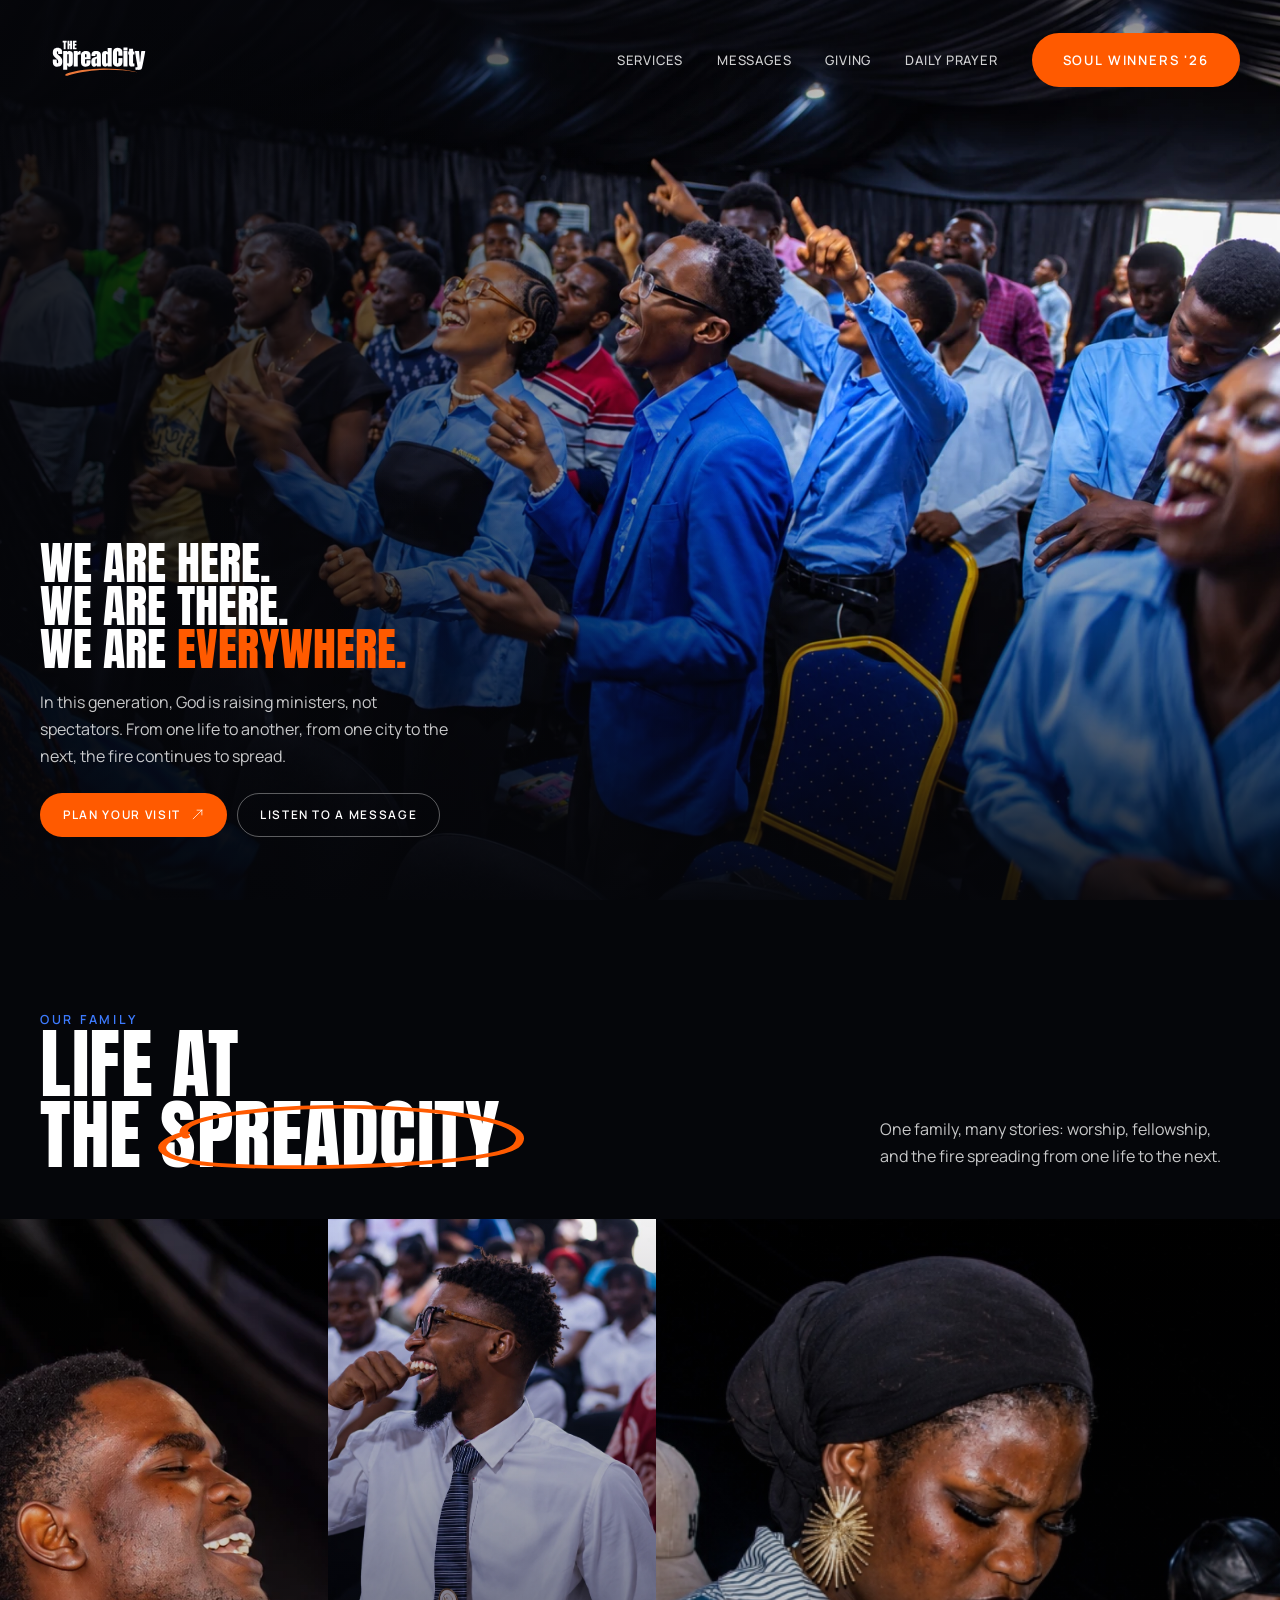
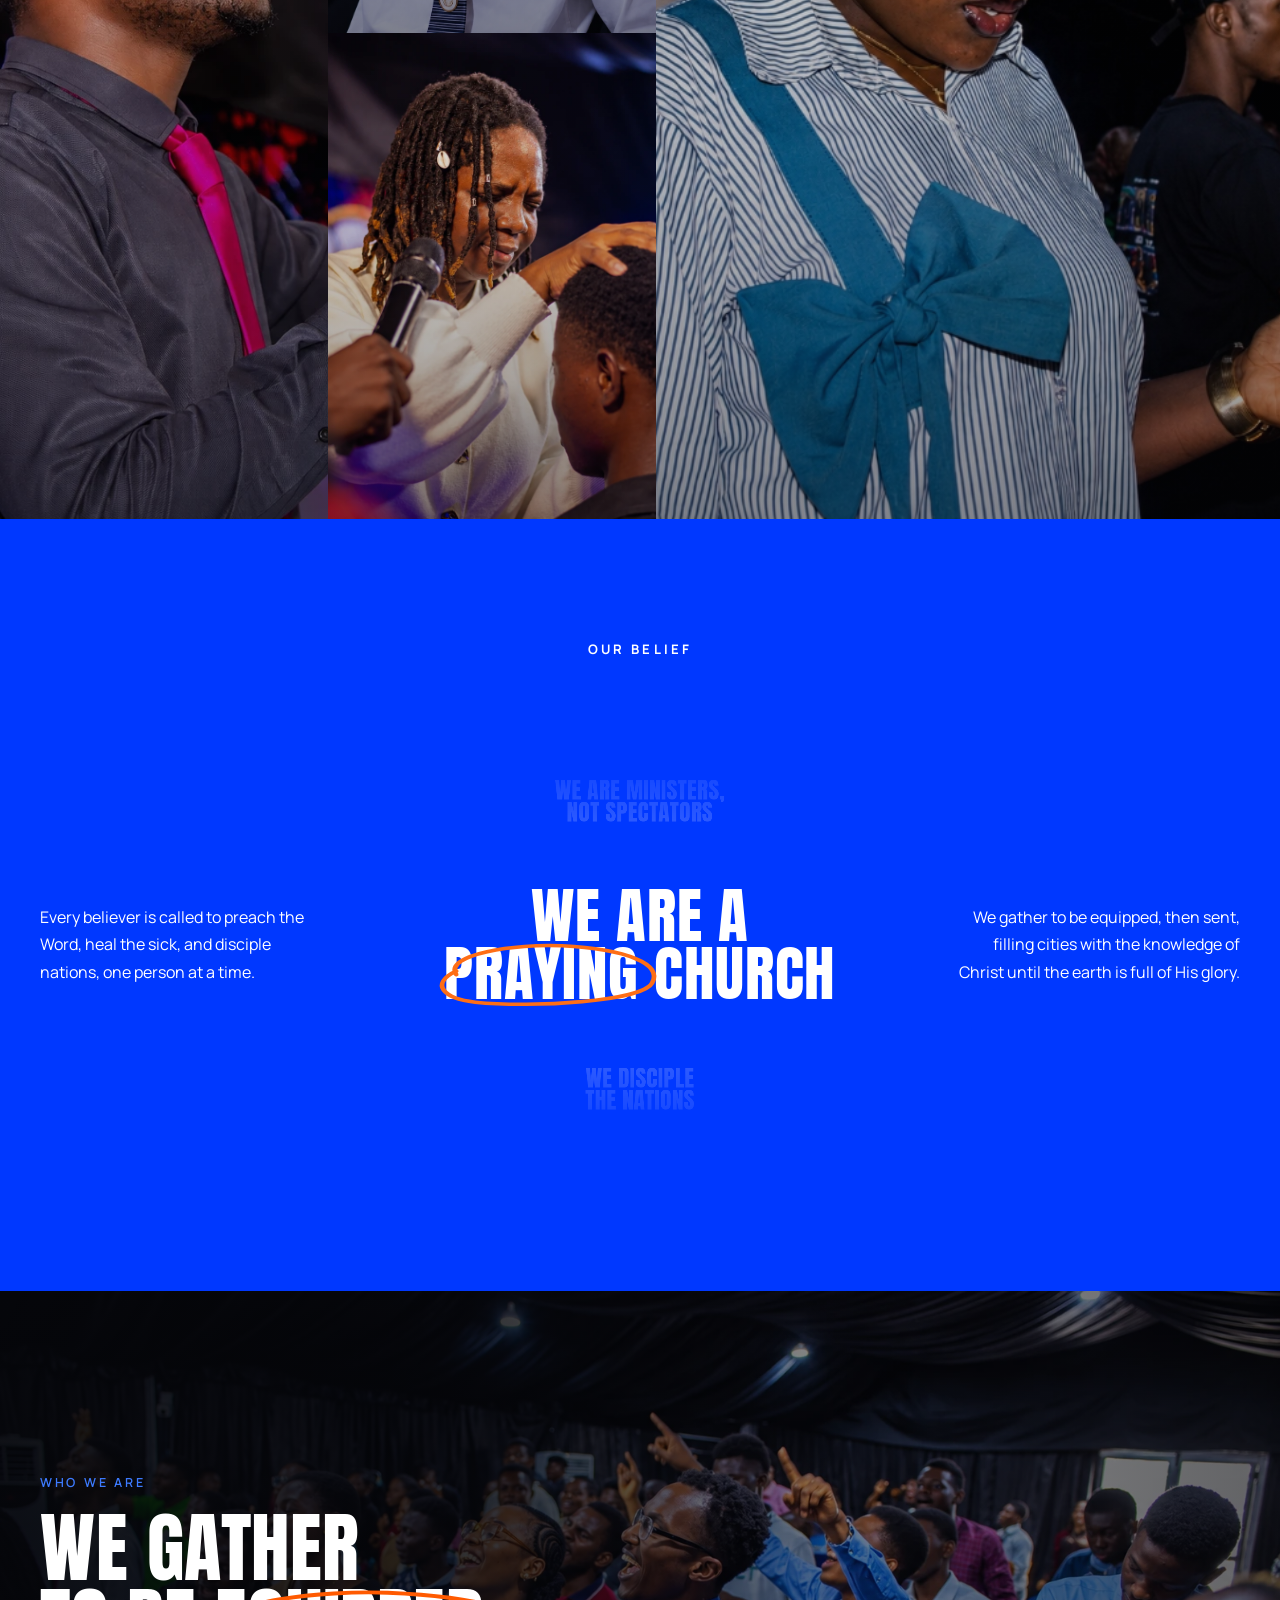
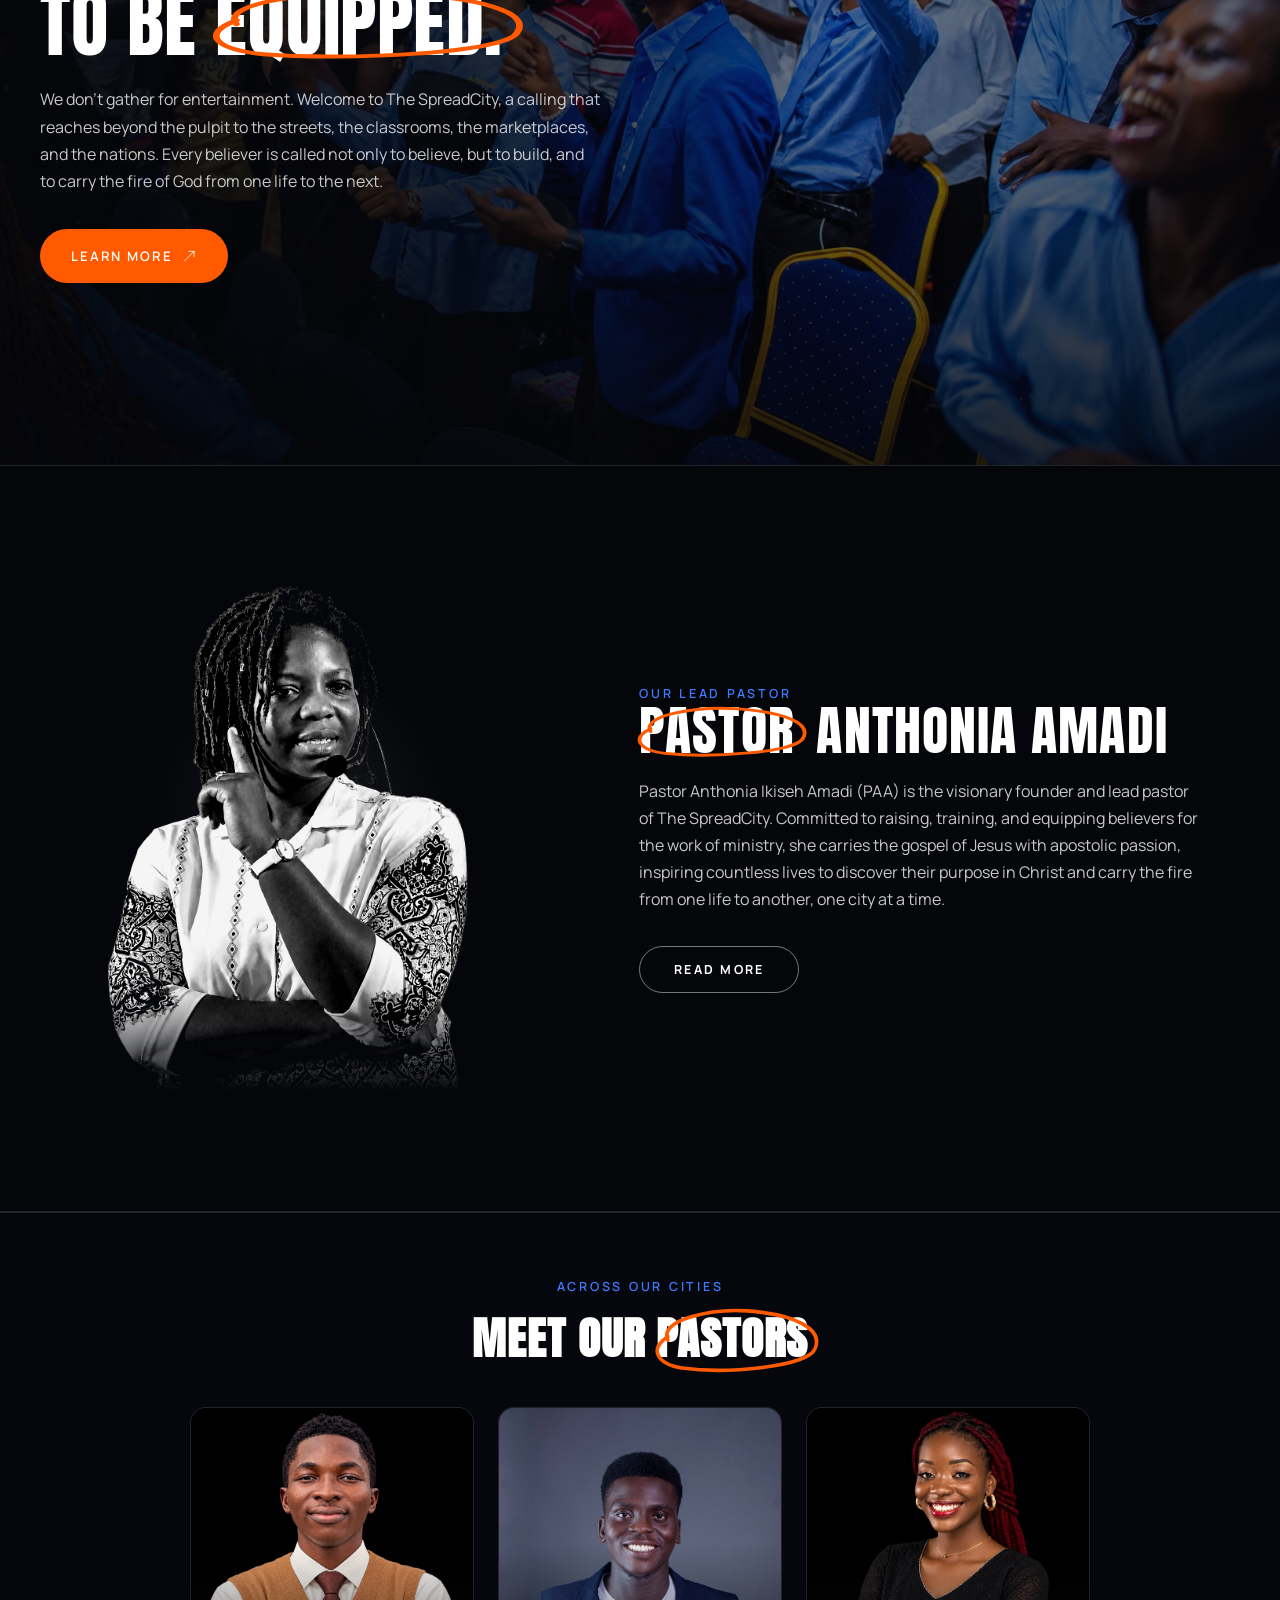
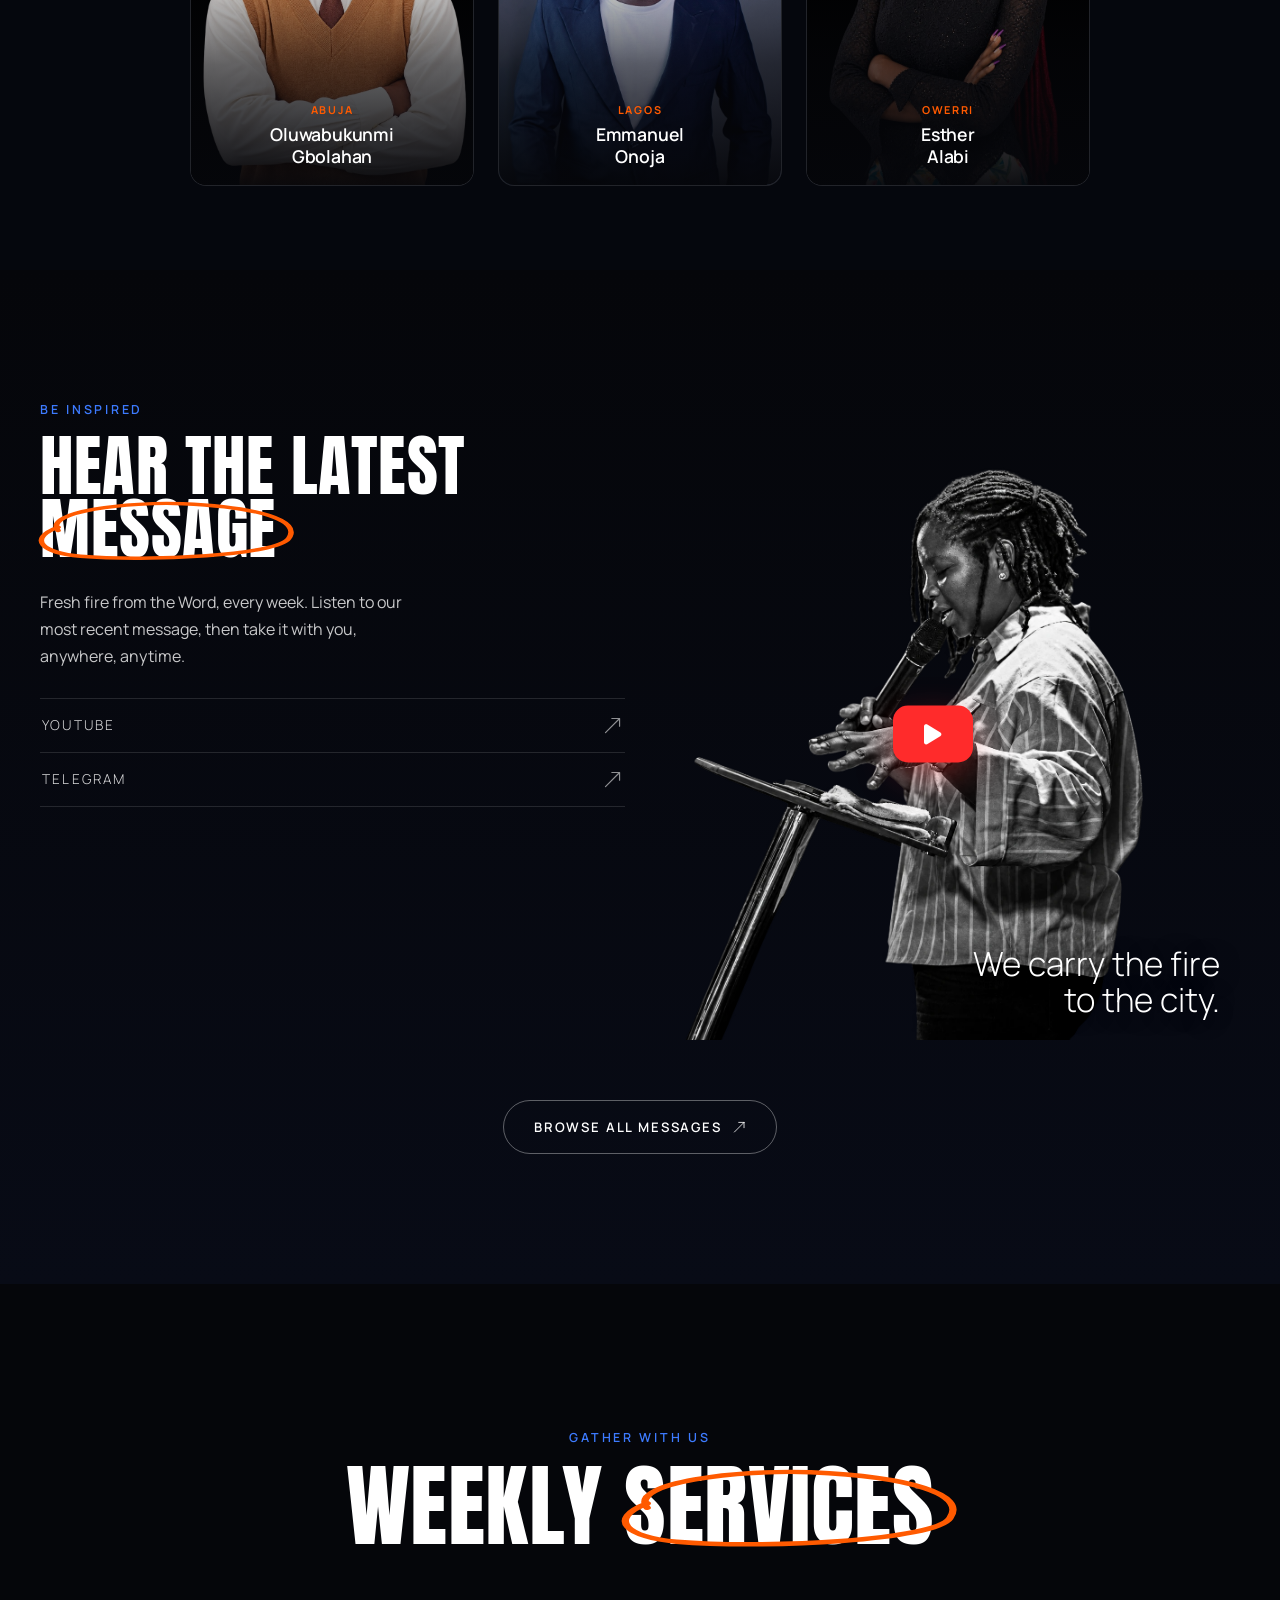
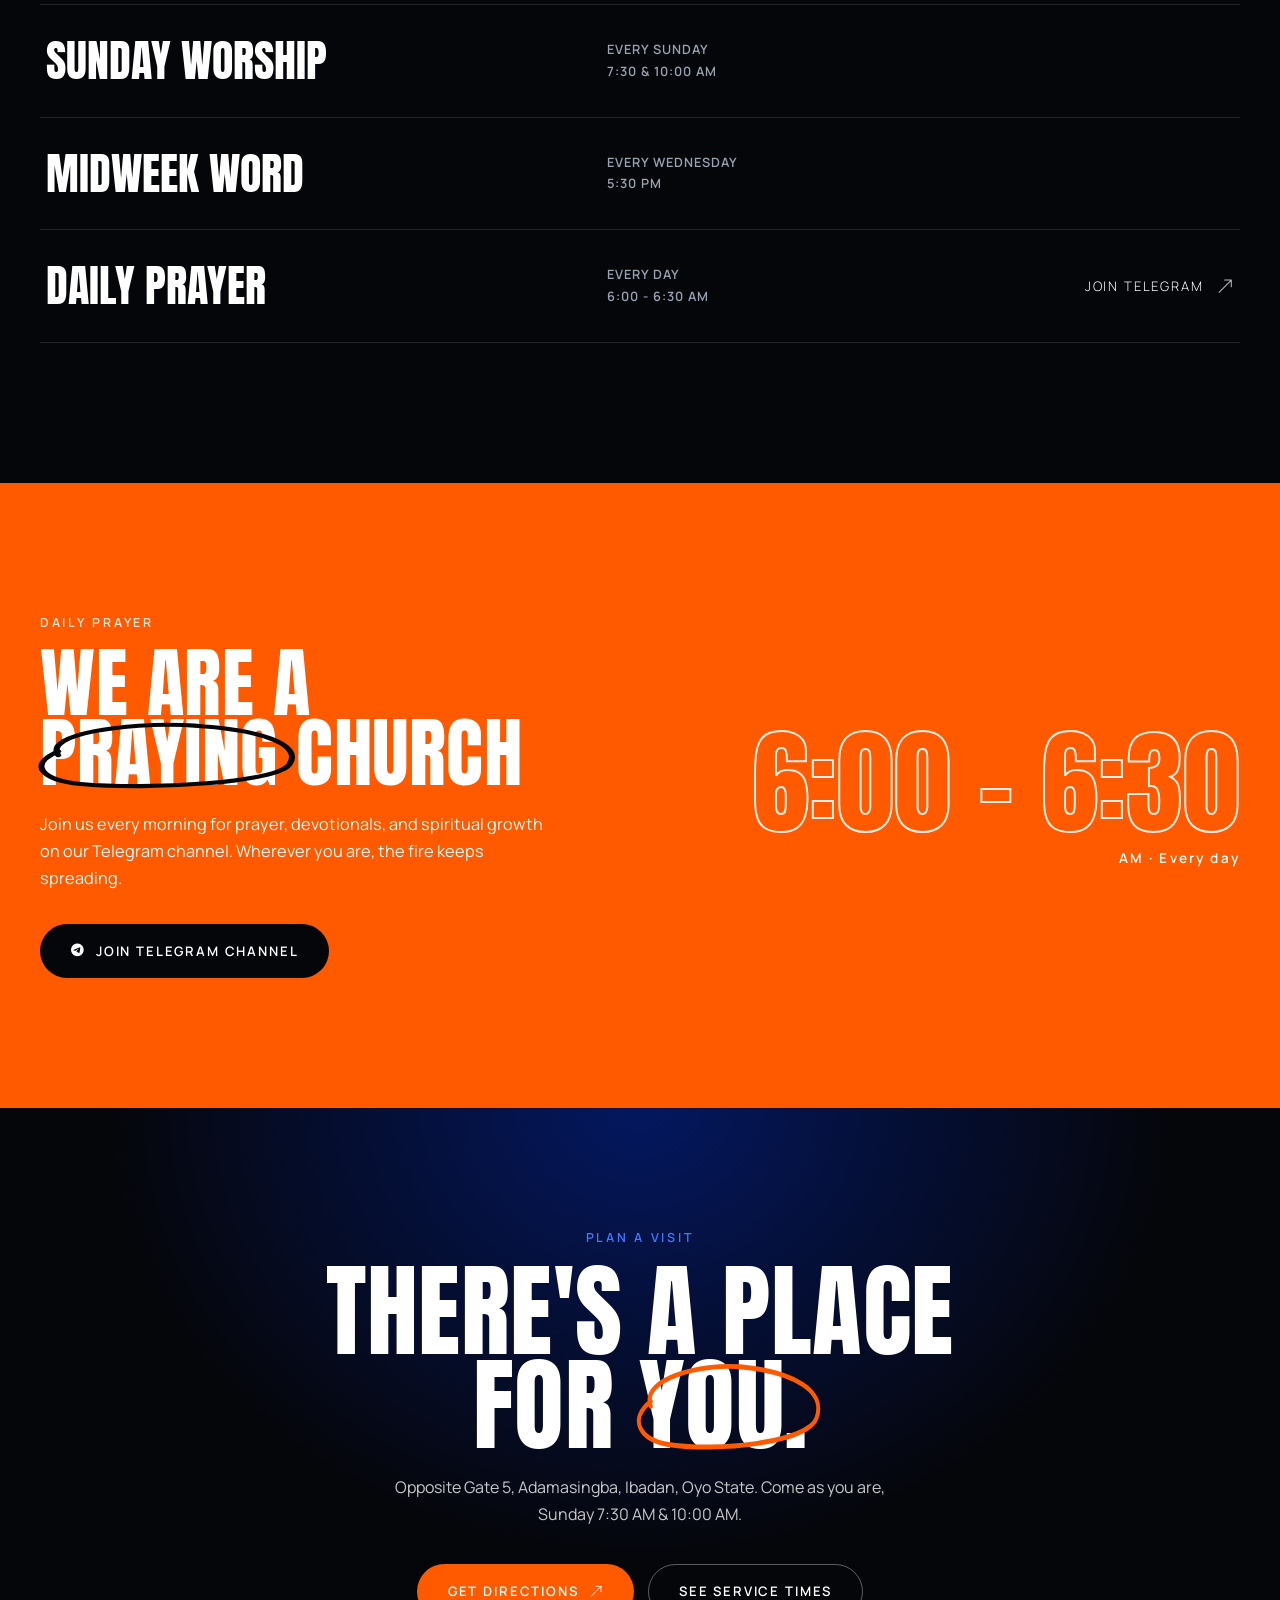
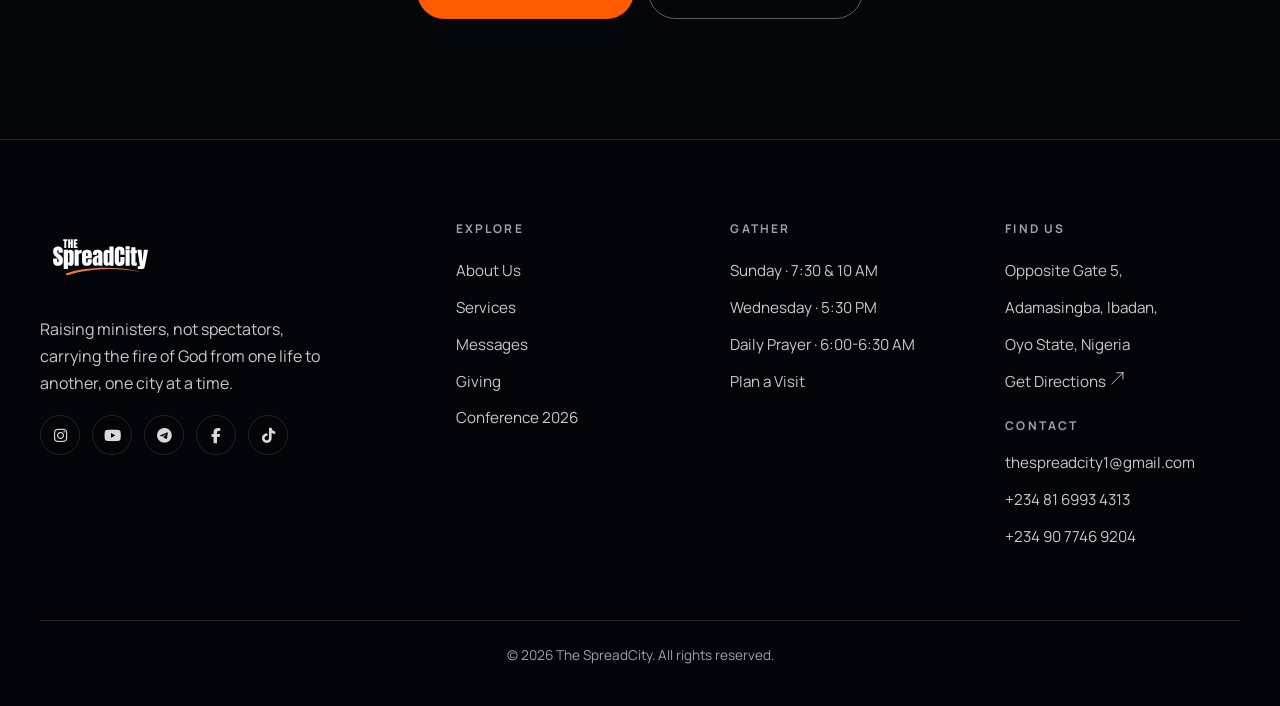
<file: index.html>
<!DOCTYPE html>
<html lang="en">
<head>
<meta charset="UTF-8" />
<meta name="viewport" content="width=device-width, initial-scale=1.0" />
<title>The SpreadCity</title>
<meta name="description" content="The SpreadCity, Ibadan. Raising ministers, not spectators — carrying the fire of God from one life to another, one city at a time." />
<link rel="canonical" href="https://thespreadcity.org/" />
<meta property="og:site_name" content="The SpreadCity" />
<meta property="og:type" content="website" />
<meta property="og:url" content="https://thespreadcity.org/" />
<meta property="og:title" content="The SpreadCity" />
<meta property="og:description" content="The SpreadCity, Ibadan. Raising ministers, not spectators — carrying the fire of God from one life to another, one city at a time." />
<meta property="og:image" content="https://thespreadcity.org/assets/gallery/og-hero.jpg" />
<meta property="og:image:type" content="image/jpeg" />
<meta property="og:image:width" content="1200" />
<meta property="og:image:height" content="630" />
<meta property="og:image:alt" content="Worship and congregation at The SpreadCity" />
<meta name="twitter:card" content="summary_large_image" />
<meta name="twitter:title" content="The SpreadCity" />
<meta name="twitter:description" content="The SpreadCity, Ibadan. Raising ministers, not spectators — carrying the fire of God from one life to another, one city at a time." />
<meta name="twitter:image" content="https://thespreadcity.org/assets/gallery/og-hero.jpg" />
<meta name="twitter:image:alt" content="Worship and congregation at The SpreadCity" />
<link rel="preconnect" href="https://fonts.googleapis.com" />
<link rel="preconnect" href="https://fonts.gstatic.com" crossorigin />
<link href="https://fonts.googleapis.com/css2?family=Anton&family=Manrope:wght@300;400;500;600;700&display=swap" rel="stylesheet" />
<link rel="stylesheet" href="https://cdnjs.cloudflare.com/ajax/libs/font-awesome/6.5.1/css/all.min.css" />
<link rel="stylesheet" href="assets/styles.css" />
</head>
<body>

<!-- ============ HEADER ============ -->
<header id="header">
  <a href="/" class="logo">
    <img src="assets/logo.svg" class="logo-img" alt="The SpreadCity" />
  </a>
  <nav class="nav-desk">
    <a class="lnk" href="#services">Services</a>
    <a class="lnk" href="messages">Messages</a>
    <a class="lnk" href="giving">Giving</a>
    <a class="lnk" href="#prayer">Daily Prayer</a>
    <a class="btn btn-orange" href="soulwinnersconference#reg-form">Soul Winners '26</a>
  </nav>
  <a class="btn btn-ghost menu-btn" onclick="openM()">Menu</a>
</header>

<div class="mobile-nav" id="mnav">
  <span class="mobile-close" onclick="closeM()"><i class="fa-solid fa-xmark"></i></span>
  <a href="#services" onclick="closeM()">Services</a>
  <a href="messages" onclick="closeM()">Messages</a>
  <a href="giving" onclick="closeM()">Giving</a>
  <a href="#prayer" onclick="closeM()">Daily Prayer</a>
  <a href="soulwinnersconference#reg-form" onclick="closeM()">Soul Winners '26</a>
</div>

<!-- ============ HERO ============ -->
<section class="hero" id="top">
  <div class="hero-card">
    <div class="hero-media">
      <div class="photo"></div>
      <div class="scrim"></div>
    </div>
    <div class="wrap hero-content">
      <div class="hero-text">
        <h1 class="display reveal">We are here.<br>We are there.<br>We are <span class="o">everywhere.</span></h1>
        <p class="hero-sub reveal">In this generation, God is raising ministers, not spectators. From one life to another, from one city to the next, the fire continues to spread.</p>
        <div class="hero-cta reveal">
          <a href="#visit" class="btn btn-orange">Plan Your Visit <svg class="sarrow" width="16" height="16" viewBox="0 0 30 30" fill="none" aria-hidden="true"><path d="M5 25 L25 5 M25 5 H14 M25 5 V16" stroke="currentColor" stroke-width="1.7" stroke-linecap="round" stroke-linejoin="round"/></svg></a>
          <a href="#messages" class="btn btn-ghost">Listen to a Message</a>
        </div>
      </div>
    </div>
  </div>
</section>

<!-- ============ GALLERY / LIFE ============ -->
<section class="gallery">
  <div class="wrap">
    <div class="sec-head">
      <div>
        <div class="eyebrow reveal">Our Family</div>
        <h2 class="display reveal">Life at<br>The <span class="owc">SpreadCity</span></h2>
      </div>
      <p class="reveal">One family, many stories: worship, fellowship, and the fire spreading from one life to the next.</p>
    </div>
  </div>
  <div class="gallery-grid reveal">
    <div class="gtile g-a"><span class="lbl"><i class="fa-solid fa-camera"></i> Community photo</span><span class="ico"><i class="fa-solid fa-users"></i></span></div>
    <div class="gtile g-b"><span class="lbl"><i class="fa-solid fa-camera"></i> Worship photo</span><span class="ico"><i class="fa-solid fa-hands-praying"></i></span></div>
    <div class="gtile g-c"><span class="lbl"><i class="fa-solid fa-camera"></i> Fellowship photo</span><span class="ico"><i class="fa-solid fa-fire"></i></span></div>
    <div class="gtile g-d"><span class="lbl"><i class="fa-solid fa-camera"></i> Community photo</span><span class="ico"><i class="fa-solid fa-heart"></i></span></div>
  </div>
</section>

<!-- ============ BELIEF ============ -->
<section class="belief">
  <div class="belief-eyebrow reveal">Our Belief</div>
  <div class="wrap belief-grid">
    <div class="side side-l reveal">
      <p>Every believer is called to preach the Word, heal the sick, and disciple nations, one person at a time.</p>
    </div>

    <div class="center">
      <div class="belief-roller reveal" aria-hidden="true">
        <ul class="roller-track">
          <li><span class="ln">We are <span class="circ">ministers</span>,<br>not spectators</span></li>
          <li><span class="ln">We are a<br><span class="circ">praying</span> church</span></li>
          <li><span class="ln">We disciple<br>the <span class="circ">nations</span></span></li>
          <li><span class="ln">We love <span class="circ">God</span><br>and we love people</span></li>
          <li><span class="ln">We carry the<br><span class="circ">fire</span> everywhere</span></li>
          <li><span class="ln">We are here,<br>there &amp; <span class="circ">everywhere</span></span></li>
          <!-- duplicate set for a seamless upward loop -->
          <li><span class="ln">We are <span class="circ">ministers</span>,<br>not spectators</span></li>
          <li><span class="ln">We are a<br><span class="circ">praying</span> church</span></li>
          <li><span class="ln">We disciple<br>the <span class="circ">nations</span></span></li>
          <li><span class="ln">We love <span class="circ">God</span><br>and we love people</span></li>
          <li><span class="ln">We carry the<br><span class="circ">fire</span> everywhere</span></li>
          <li><span class="ln">We are here,<br>there &amp; <span class="circ">everywhere</span></span></li>
        </ul>
      </div>
    </div>

    <div class="side side-r reveal">
      <p>We gather to be equipped, then sent, filling cities with the knowledge of Christ until the earth is full of His glory.</p>
    </div>
  </div>
</section>

<!-- ============ MISSION / WHO WE ARE ============ -->
<section class="mission" id="mission">
  <div class="mission-bg"></div>
  <div class="wrap" style="position:relative;z-index:2;width:100%">
    <div class="mission-inner">
      <div class="eyebrow reveal">Who We Are</div>
      <h2 class="display reveal">We gather<br>to be <span class="owc">equipped.</span></h2>
      <p class="reveal">We don't gather for entertainment. Welcome to The SpreadCity, a calling that reaches beyond the pulpit to the streets, the classrooms, the marketplaces, and the nations. Every believer is called not only to believe, but to build, and to carry the fire of God from one life to the next.</p>
      <a class="btn btn-orange reveal" href="#services">Learn More <svg class="sarrow" width="16" height="16" viewBox="0 0 30 30" fill="none" aria-hidden="true"><path d="M5 25 L25 5 M25 5 H14 M25 5 V16" stroke="currentColor" stroke-width="1.7" stroke-linecap="round" stroke-linejoin="round"/></svg></a>
    </div>
  </div>
</section>

<!-- ============ LEADERSHIP ============ -->
<section class="leaders" id="leaders">
  <div class="wrap">
    <div class="lead-feature">
      <div class="lead-photo-col reveal">
        <div class="portrait-wrap">
          <img src="assets/gallery/pastor-anthonia-cut.webp" alt="Pastor Anthonia Amadi" class="lead-hero-img" />
        </div>
      </div>
      <div class="lead-info-col reveal">
        <div class="eyebrow reveal">Our Lead Pastor</div>
        <h3 class="lead-name reveal"><span class="owc">Pastor</span> Anthonia Amadi</h3>
        <p class="lead-bio">
          Pastor Anthonia Ikiseh Amadi (PAA) is the visionary founder and lead pastor of The SpreadCity. Committed to raising, training, and equipping believers for the work of ministry, she carries the gospel of Jesus with apostolic passion, inspiring countless lives to discover their purpose in Christ and carry the fire from one life to another, one city at a time.
        </p>
        <a class="btn-pill-outline" href="messages">Read More</a>
      </div>
    </div>
  </div>
</section>

<!-- ============ BRANCH PASTORS ============ -->
<section class="branch-pastors" id="pastors">
  <div class="wrap">
    <div class="bp-header reveal">
      <div class="eyebrow">Across Our Cities</div>
      <h3 class="bp-title">Meet Our <span class="owc">Pastors</span></h3>
    </div>
    <div class="bp-grid">
      <!-- Abuja: Oluwabukunmi Gbolahan -->
      <article class="bp-card reveal">
        <img src="assets/gallery/pastor-gbolahan.jpg" alt="Pastor Oluwabukunmi Gbolahan — The SpreadCity Abuja" class="bp-photo" loading="lazy" />
        <div class="bp-scrim" aria-hidden="true"></div>
        <div class="bp-info">
          <span class="bp-city">Abuja</span>
          <h4 class="bp-name"><span>Oluwabukunmi</span><span>Gbolahan</span></h4>
        </div>
      </article>

      <!-- Lagos: Emmanuel Onoja -->
      <article class="bp-card reveal">
        <img src="assets/gallery/pastor-onoja.jpg" alt="Pastor Emmanuel Onoja — The SpreadCity Lagos" class="bp-photo" loading="lazy" />
        <div class="bp-scrim" aria-hidden="true"></div>
        <div class="bp-info">
          <span class="bp-city">Lagos</span>
          <h4 class="bp-name"><span>Emmanuel</span><span>Onoja</span></h4>
        </div>
      </article>

      <!-- Owerri: Esther Alabi -->
      <article class="bp-card reveal">
        <img src="assets/gallery/pastor-esther.jpg" alt="Pastor Esther Alabi — The SpreadCity Owerri" class="bp-photo" loading="lazy" />
        <div class="bp-scrim" aria-hidden="true"></div>
        <div class="bp-info">
          <span class="bp-city">Owerri</span>
          <h4 class="bp-name"><span>Esther</span><span>Alabi</span></h4>
        </div>
      </article>
    </div>
  </div>
</section>

<!-- ============ MESSAGES ============ -->
<section class="messages" id="messages">
  <div class="wrap">
    <div class="msg-feature">
      <div class="msg-left reveal">
        <div class="eyebrow">Be Inspired</div>
        <h2 class="display">Hear the latest<br><span class="owc">message</span></h2>
        <p>Fresh fire from the Word, every week. Listen to our most recent message, then take it with you, anywhere, anytime.</p>
        <ul class="stream">
          <li><a data-link="youtube">YouTube <svg class="sarrow" width="16" height="16" viewBox="0 0 30 30" fill="none" aria-hidden="true"><path d="M5 25 L25 5 M25 5 H14 M25 5 V16" stroke="currentColor" stroke-width="1.7" stroke-linecap="round" stroke-linejoin="round"/></svg></a></li>
          <li><a data-link="telegram">Telegram <svg class="sarrow" width="16" height="16" viewBox="0 0 30 30" fill="none" aria-hidden="true"><path d="M5 25 L25 5 M25 5 H14 M25 5 V16" stroke="currentColor" stroke-width="1.7" stroke-linecap="round" stroke-linejoin="round"/></svg></a></li>
        </ul>
      </div>
      <div class="msg-video reveal" data-video role="button" aria-label="Play latest message">
        <div class="msg-img"></div>
        <span class="play-yt"><i class="fa-solid fa-play"></i></span>
        <div class="msg-cap">We carry the fire<br>to the city.</div>
      </div>
    </div>
    <div style="text-align:center;margin-top:60px" class="reveal">
      <a class="btn btn-ghost" href="messages">Browse All Messages <svg class="sarrow" width="16" height="16" viewBox="0 0 30 30" fill="none" aria-hidden="true"><path d="M5 25 L25 5 M25 5 H14 M25 5 V16" stroke="currentColor" stroke-width="1.7" stroke-linecap="round" stroke-linejoin="round"/></svg></a>
    </div>
  </div>
</section>

<!-- ============ SERVICES / GATHER ============ -->
<section class="services" id="services">
  <div class="wrap">
    <div class="events-head reveal">
      <div class="eyebrow">Gather With Us</div>
      <h2 class="display">Weekly <span class="owc">Services</span></h2>
    </div>
    <div class="event-list">
      <div class="event reveal">
        <h3>Sunday Worship</h3>
        <div class="event-when">Every Sunday<br>7:30 &amp; 10:00 AM</div>
        <div class="event-links"></div>
      </div>
      <div class="event reveal">
        <h3>Midweek Word</h3>
        <div class="event-when">Every Wednesday<br>5:30 PM</div>
        <div class="event-links"></div>
      </div>
      <div class="event reveal">
        <h3>Daily Prayer</h3>
        <div class="event-when">Every Day<br>6:00 - 6:30 AM</div>
        <div class="event-links">
          <a data-link="telegram">Join Telegram <svg class="sarrow" width="16" height="16" viewBox="0 0 30 30" fill="none" aria-hidden="true"><path d="M5 25 L25 5 M25 5 H14 M25 5 V16" stroke="currentColor" stroke-width="1.7" stroke-linecap="round" stroke-linejoin="round"/></svg></a>
        </div>
      </div>
    </div>
  </div>
</section>

<!-- ============ COMMUNITY ============ -->
<section class="community" id="prayer">
  <div class="wrap">
    <div class="reveal">
      <div class="eyebrow" style="color:#fff;opacity:.85">Daily Prayer</div>
      <h2 class="display reveal" style="margin-top:16px">We are a<br><span class="owc">praying</span> church</h2>
      <p class="reveal">Join us every morning for prayer, devotionals, and spiritual growth on our Telegram channel. Wherever you are, the fire keeps spreading.</p>
      <a class="btn btn-dark reveal" data-link="telegram"><i class="fa-brands fa-telegram"></i> Join Telegram Channel</a>
    </div>
    <div class="clock reveal">6:00 - 6:30<small>AM · Every day</small></div>
  </div>
</section>

<!-- ============ CTA ============ -->
<section class="cta-band" id="visit">
  <div class="wrap">
    <div class="eyebrow reveal" style="text-align:center;display:block">Plan a Visit</div>
    <h2 class="display reveal" style="margin-top:16px">There's a place<br>for <span class="owc">you.</span></h2>
    <p class="reveal">Opposite Gate 5, Adamasingba, Ibadan, Oyo State. Come as you are, Sunday 7:30 AM &amp; 10:00 AM.</p>
    <div class="btns reveal">
      <a class="btn btn-orange" data-link="directions">Get Directions <svg class="sarrow" width="16" height="16" viewBox="0 0 30 30" fill="none" aria-hidden="true"><path d="M5 25 L25 5 M25 5 H14 M25 5 V16" stroke="currentColor" stroke-width="1.7" stroke-linecap="round" stroke-linejoin="round"/></svg></a>
      <a class="btn btn-ghost" href="#services">See Service Times</a>
    </div>
  </div>
</section>

<!-- ============ FOOTER ============ -->
<footer>
  <div class="wrap">
    <div class="foot-grid">
      <div class="foot-brand">
        <a href="/" class="logo">
          <img src="assets/logo.svg" class="logo-img" alt="The SpreadCity" />
        </a>
        <p>Raising ministers, not spectators, carrying the fire of God from one life to another, one city at a time.</p>
        <div class="socials">
          <a data-link="instagram" aria-label="Instagram"><i class="fa-brands fa-instagram"></i></a>
          <a data-link="youtube" aria-label="YouTube"><i class="fa-brands fa-youtube"></i></a>
          <a data-link="telegram" aria-label="Telegram"><i class="fa-brands fa-telegram"></i></a>
          <a data-link="facebook" aria-label="Facebook"><i class="fa-brands fa-facebook-f"></i></a>
          <a data-link="tiktok" aria-label="TikTok"><i class="fa-brands fa-tiktok"></i></a>
        </div>
      </div>
      <div>
        <h5>Explore</h5>
        <ul>
          <li><a href="#mission">About Us</a></li>
          <li><a href="#services">Services</a></li>
          <li><a href="messages">Messages</a></li>
          <li><a href="giving">Giving</a></li>
          <li><a href="soulwinnersconference">Conference 2026</a></li>
        </ul>
      </div>
      <div>
        <h5>Gather</h5>
        <ul>
          <li><a href="#services">Sunday · 7:30 &amp; 10 AM</a></li>
          <li><a href="#services">Wednesday · 5:30 PM</a></li>
          <li><a href="#prayer">Daily Prayer · 6:00-6:30 AM</a></li>
          <li><a href="#visit">Plan a Visit</a></li>
        </ul>
      </div>
      <div>
        <h5>Find Us</h5>
        <ul>
          <li><a data-link="map">Opposite Gate 5,</a></li>
          <li><a data-link="map">Adamasingba, Ibadan,</a></li>
          <li><a data-link="map">Oyo State, Nigeria</a></li>
          <li><a data-link="directions">Get Directions <svg class="sarrow" width="16" height="16" viewBox="0 0 30 30" fill="none" aria-hidden="true"><path d="M5 25 L25 5 M25 5 H14 M25 5 V16" stroke="currentColor" stroke-width="1.7" stroke-linecap="round" stroke-linejoin="round"/></svg></a></li>
        </ul>
        <h5 class="foot-subh">Contact</h5>
        <ul class="foot-contact">
          <li><a href="mailto:thespreadcity1@gmail.com">thespreadcity1@gmail.com</a></li>
          <li><a href="tel:+2348169934313">+234 81 6993 4313</a></li>
          <li><a href="tel:+2349077469204">+234 90 7746 9204</a></li>
        </ul>
      </div>
    </div>
    <div class="foot-bottom">
      <span>© 2026 The SpreadCity. All rights reserved.</span>
    </div>
  </div>
</footer>

<script src="assets/site.js"></script>
</body>
</html>
</file>
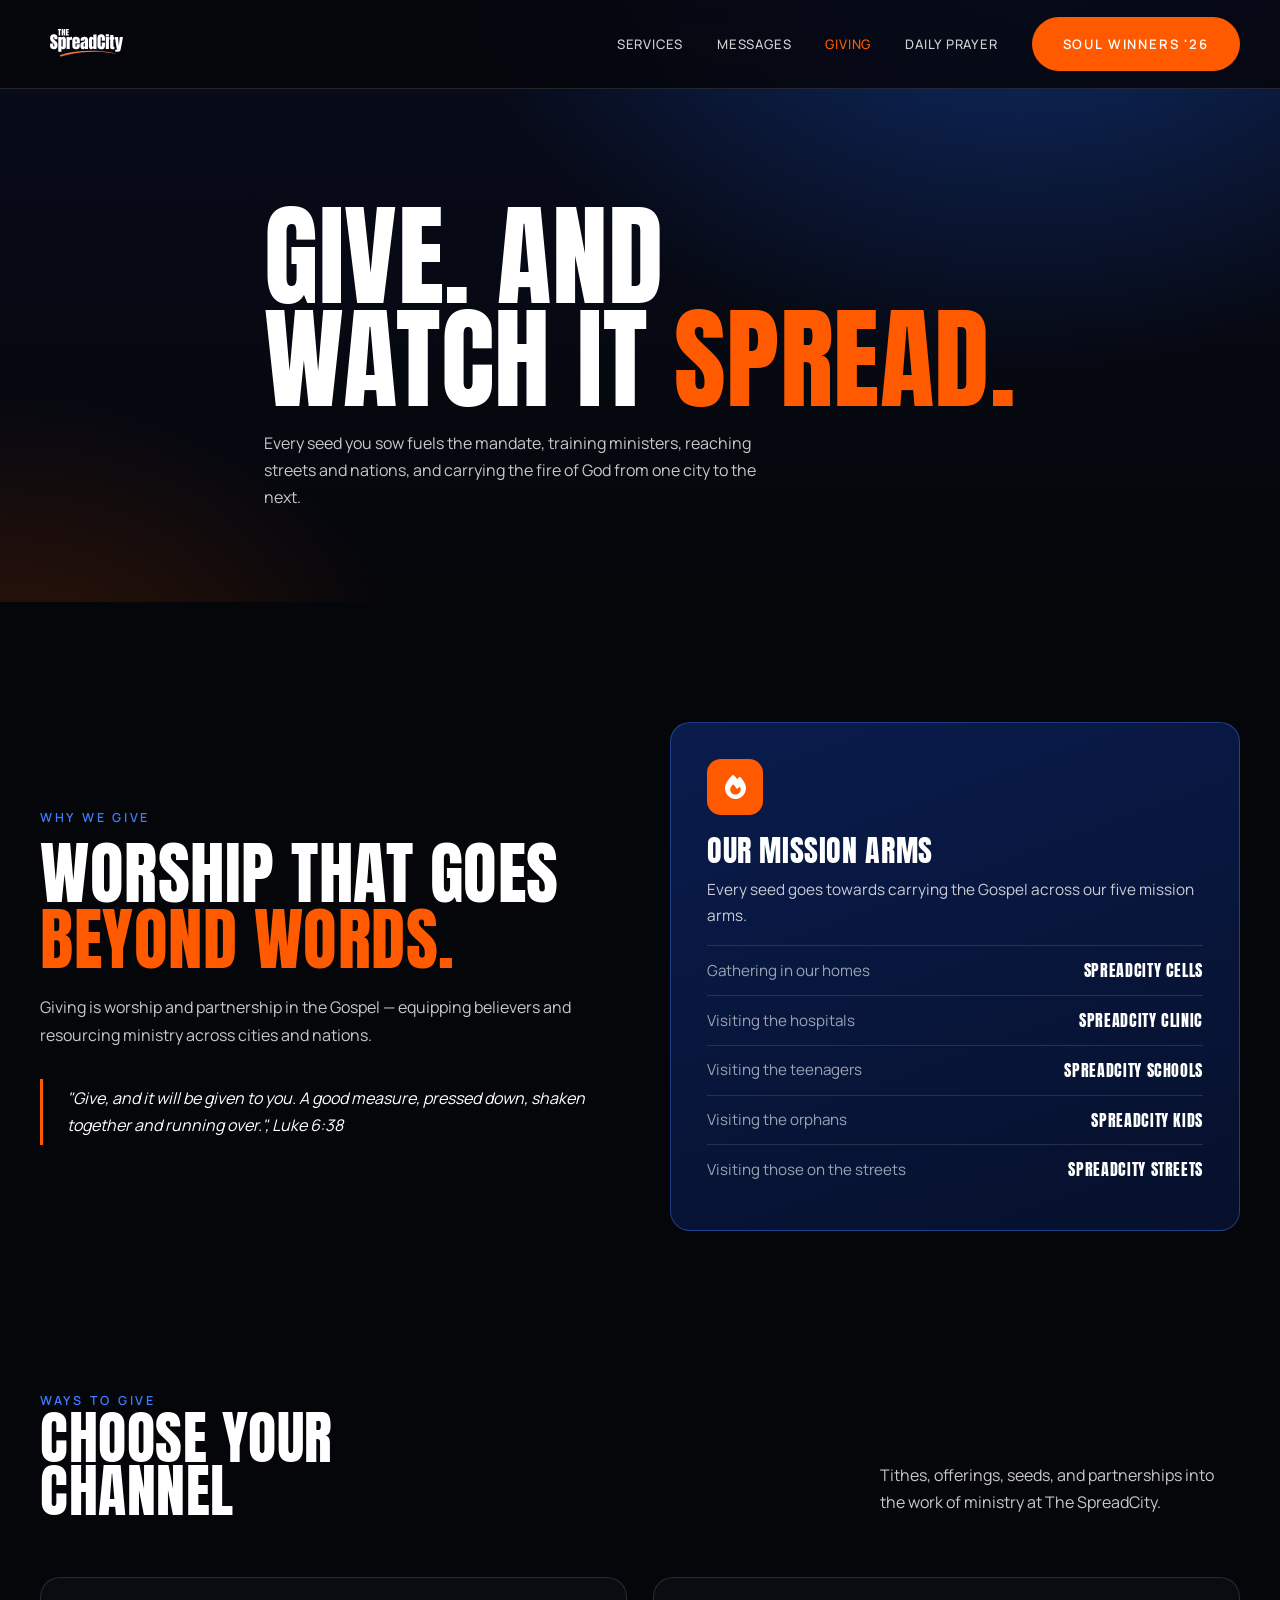
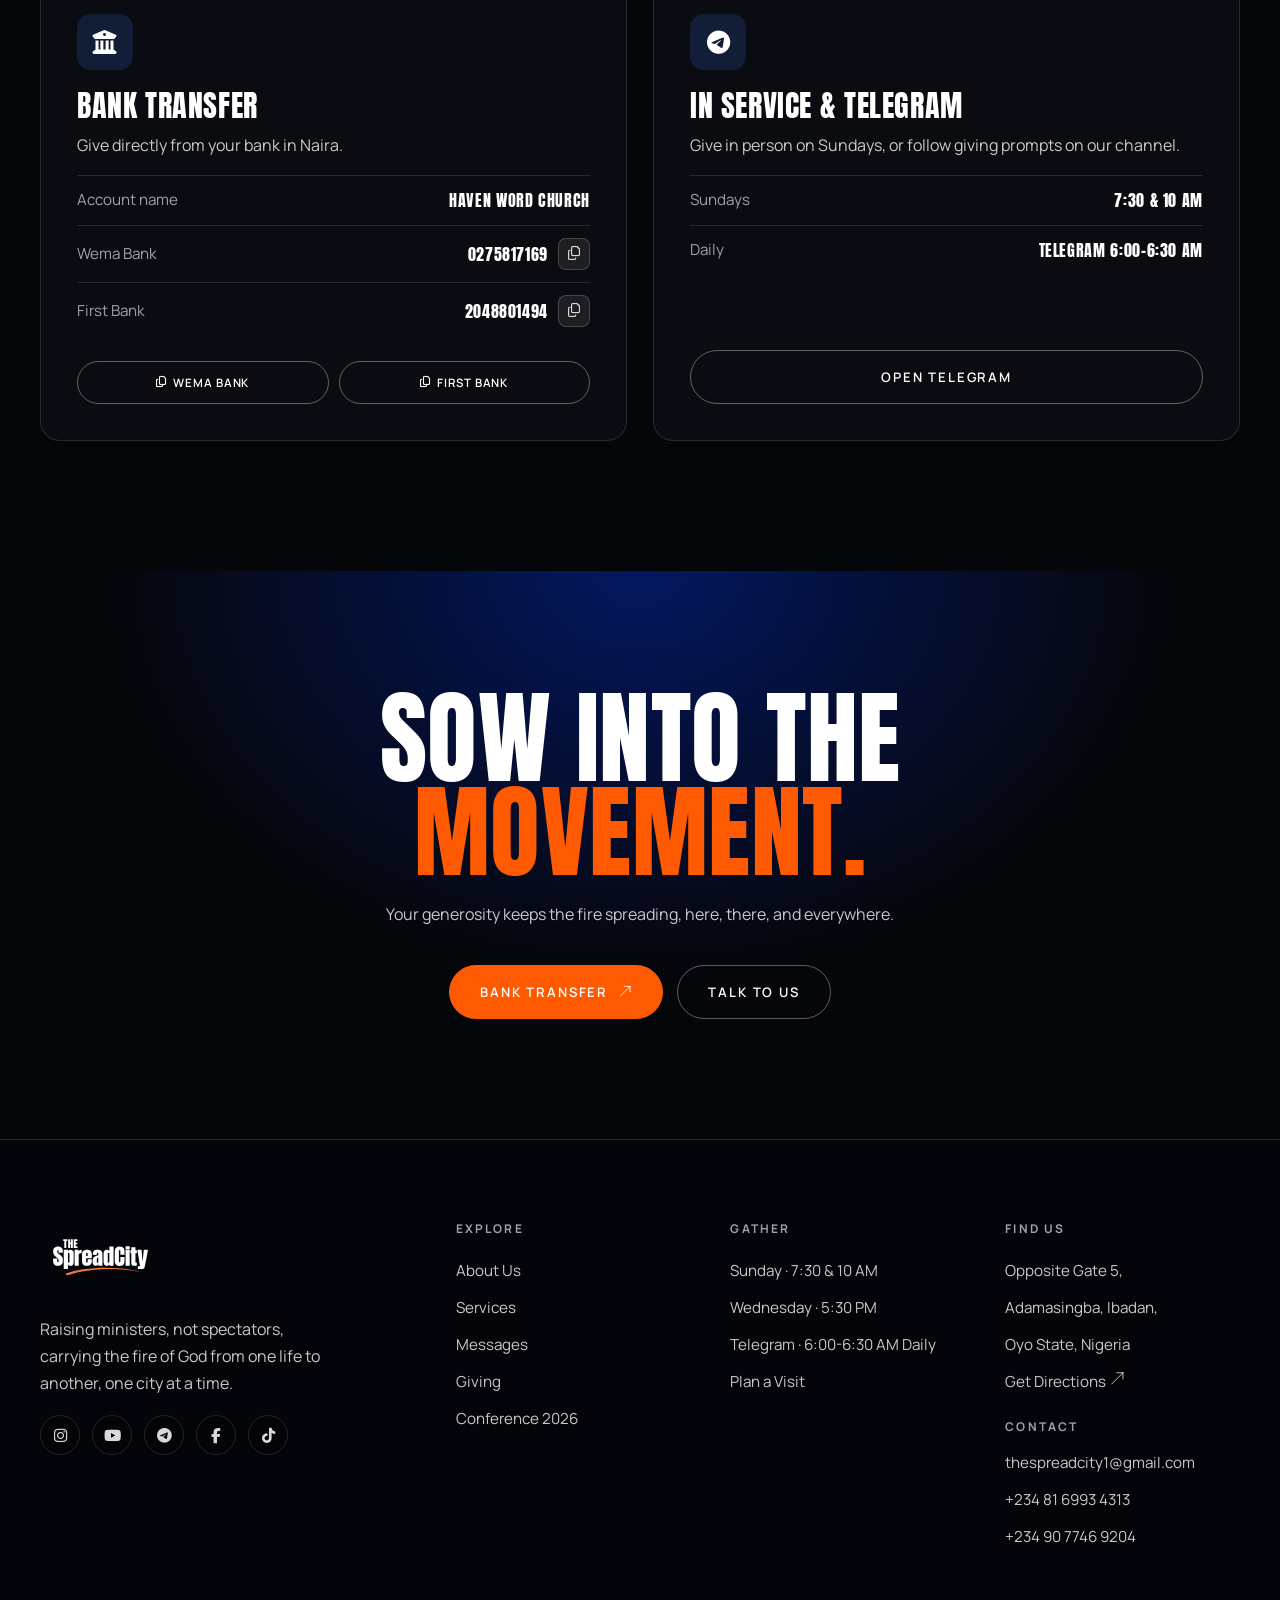
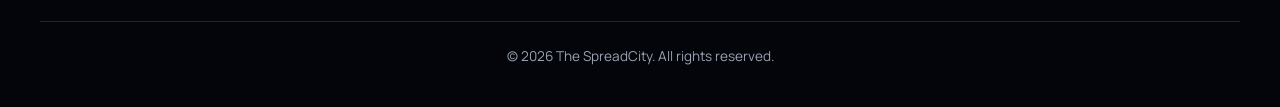
<file: giving.html>
<!DOCTYPE html>
<html lang="en">
<head>
<meta charset="UTF-8" />
<meta name="viewport" content="width=device-width, initial-scale=1.0" />
<title>Giving — The SpreadCity</title>
<meta name="description" content="Partner with The SpreadCity. Your generosity fuels discipleship, outreach, and the Gospel from one city to the next." />
<link rel="canonical" href="https://thespreadcity.org/giving" />
<meta property="og:site_name" content="The SpreadCity" />
<meta property="og:type" content="website" />
<meta property="og:url" content="https://thespreadcity.org/giving" />
<meta property="og:title" content="Giving — The SpreadCity" />
<meta property="og:description" content="Partner with The SpreadCity. Your generosity fuels discipleship, outreach, and the Gospel from one city to the next." />
<meta property="og:image" content="https://thespreadcity.org/assets/gallery/og-hero.jpg" />
<meta property="og:image:type" content="image/jpeg" />
<meta property="og:image:width" content="1200" />
<meta property="og:image:height" content="630" />
<meta property="og:image:alt" content="Worship and congregation at The SpreadCity" />
<meta name="twitter:card" content="summary_large_image" />
<meta name="twitter:title" content="Giving — The SpreadCity" />
<meta name="twitter:description" content="Partner with The SpreadCity. Your generosity fuels discipleship, outreach, and the Gospel from one city to the next." />
<meta name="twitter:image" content="https://thespreadcity.org/assets/gallery/og-hero.jpg" />
<meta name="twitter:image:alt" content="Worship and congregation at The SpreadCity" />
<link rel="preconnect" href="https://fonts.googleapis.com" />
<link rel="preconnect" href="https://fonts.gstatic.com" crossorigin />
<link href="https://fonts.googleapis.com/css2?family=Anton&family=Manrope:wght@300;400;500;600;700&display=swap" rel="stylesheet" />
<link rel="stylesheet" href="https://cdnjs.cloudflare.com/ajax/libs/font-awesome/6.5.1/css/all.min.css" />
<link rel="stylesheet" href="assets/styles.css" />
</head>
<body>

<!-- HEADER -->
<header id="header" class="solid">
  <a href="/" class="logo">
    <img src="assets/logo.svg" class="logo-img" alt="The SpreadCity" />
  </a>
  <nav class="nav-desk">
    <a class="lnk" href="/#services">Services</a>
    <a class="lnk" href="messages">Messages</a>
    <a class="lnk active" href="giving">Giving</a>
    <a class="lnk" href="/#prayer">Daily Prayer</a>
    <a class="btn btn-orange" href="soulwinnersconference#reg-form">Soul Winners '26</a>
  </nav>
  <a class="btn btn-ghost menu-btn" onclick="openM()">Menu</a>
</header>
<div class="mobile-nav" id="mnav">
  <span class="mobile-close" onclick="closeM()">✕</span>
  <a href="/#services">Services</a>
  <a href="messages">Messages</a>
  <a href="giving">Giving</a>
  <a href="/#prayer">Daily Prayer</a>
  <a href="soulwinnersconference#reg-form">Soul Winners '26</a>
</div>

<!-- PAGE HERO -->
<section class="page-hero give-hero">
  <div class="wrap">
    <h1 class="display reveal">Give. And<br>watch it <span class="o">spread.</span></h1>
    <p class="reveal">Every seed you sow fuels the mandate, training ministers, reaching streets and nations, and carrying the fire of God from one city to the next.</p>
  </div>
</section>

<!-- WHY GIVE -->
<section class="give-why">
  <div class="wrap give-grid">
    <div class="reveal">
      <div class="eyebrow">Why We Give</div>
      <h2 class="display" style="margin-top:14px">Worship that goes <span class="o">beyond words.</span></h2>
      <p>Giving is worship and partnership in the Gospel — equipping believers and resourcing ministry across cities and nations.</p>
      <div class="verse">"Give, and it will be given to you. A good measure, pressed down, shaken together and running over.", Luke 6:38</div>
    </div>
    <div class="reveal">
      <div class="way feature">
        <div class="ic"><i class="fa-solid fa-fire"></i></div>
        <h3>Our Mission Arms</h3>
        <p>Every seed goes towards carrying the Gospel across our five mission arms.</p>
        <div class="rows mission-rows">
          <div class="row"><span>Gathering in our homes</span><b>SpreadCity Cells</b></div>
          <div class="row"><span>Visiting the hospitals</span><b>SpreadCity Clinic</b></div>
          <div class="row"><span>Visiting the teenagers</span><b>SpreadCity Schools</b></div>
          <div class="row"><span>Visiting the orphans</span><b>SpreadCity Kids</b></div>
          <div class="row"><span>Visiting those on the streets</span><b>SpreadCity Streets</b></div>
        </div>
      </div>
    </div>
  </div>
</section>

<!-- WAYS TO GIVE -->
<section class="give-ways" id="ways">
  <div class="wrap">
    <div class="sec-head">
      <div>
        <div class="eyebrow reveal">Ways to Give</div>
        <h2 class="display reveal" style="font-size:clamp(2rem,5vw,3.6rem)">Choose your<br>channel</h2>
      </div>
      <p class="reveal">Tithes, offerings, seeds, and partnerships into the work of ministry at The SpreadCity.</p>
    </div>
    <div class="ways-grid">
      <div class="way reveal">
        <div class="ic"><i class="fa-solid fa-building-columns"></i></div>
        <h3>Bank Transfer</h3>
        <p>Give directly from your bank in Naira.</p>
        <div class="rows">
          <div class="row"><span>Account name</span><b>Haven Word Church</b></div>
          <div class="row row-acc">
            <span>Wema Bank</span>
            <div class="acc-group">
              <b class="acc-num" id="accNumber">0275817169</b>
              <button type="button" class="copy-icon-btn" data-copy="0275817169" aria-label="Copy Wema Bank account number" title="Copy Wema Bank account number">
                <i class="fa-regular fa-copy"></i>
                <span class="copy-tooltip">Copied!</span>
              </button>
            </div>
          </div>
          <div class="row row-acc">
            <span>First Bank</span>
            <div class="acc-group">
              <b class="acc-num" id="accNumberFirstBank">2048801494</b>
              <button type="button" class="copy-icon-btn" data-copy="2048801494" aria-label="Copy First Bank account number" title="Copy First Bank account number">
                <i class="fa-regular fa-copy"></i>
                <span class="copy-tooltip">Copied!</span>
              </button>
            </div>
          </div>
        </div>
        <div class="copy-card-actions">
          <button type="button" class="btn btn-ghost copy-card-btn" data-copy="0275817169">
            <i class="fa-regular fa-copy"></i> <span>Wema Bank</span>
          </button>
          <button type="button" class="btn btn-ghost copy-card-btn" data-copy="2048801494">
            <i class="fa-regular fa-copy"></i> <span>First Bank</span>
          </button>
        </div>
      </div>
      <div class="way reveal">
        <div class="ic"><i class="fa-brands fa-telegram"></i></div>
        <h3>In Service &amp; Telegram</h3>
        <p>Give in person on Sundays, or follow giving prompts on our channel.</p>
        <div class="rows">
          <div class="row"><span>Sundays</span><b>7:30 &amp; 10 AM</b></div>
          <div class="row"><span>Daily</span><b>Telegram 6:00-6:30 AM</b></div>
        </div>
        <a class="btn btn-ghost way-cta" data-link="telegram">Open Telegram</a>
      </div>
    </div>
  </div>
</section>

<!-- CTA -->
<section class="cta-band">
  <div class="wrap">
    <h2 class="display reveal">Sow into the<br><span class="o">movement.</span></h2>
    <p class="reveal">Your generosity keeps the fire spreading, here, there, and everywhere.</p>
    <div class="btns reveal">
      <a class="btn btn-orange" href="#ways">Bank Transfer <svg class="sarrow" width="16" height="16" viewBox="0 0 30 30" fill="none" aria-hidden="true"><path d="M5 25 L25 5 M25 5 H14 M25 5 V16" stroke="currentColor" stroke-width="1.7" stroke-linecap="round" stroke-linejoin="round"/></svg></a>
      <a class="btn btn-ghost" href="/#visit">Talk to Us</a>
    </div>
  </div>
</section>

<!-- FOOTER -->
<footer>
  <div class="wrap">
    <div class="foot-grid">
      <div class="foot-brand">
        <a href="/" class="logo"><img src="assets/logo.svg" class="logo-img" alt="The SpreadCity" /></a>
        <p>Raising ministers, not spectators, carrying the fire of God from one life to another, one city at a time.</p>
        <div class="socials">
          <a data-link="instagram" aria-label="Instagram"><i class="fa-brands fa-instagram"></i></a>
          <a data-link="youtube" aria-label="YouTube"><i class="fa-brands fa-youtube"></i></a>
          <a data-link="telegram" aria-label="Telegram"><i class="fa-brands fa-telegram"></i></a>
          <a data-link="facebook" aria-label="Facebook"><i class="fa-brands fa-facebook-f"></i></a>
          <a data-link="tiktok" aria-label="TikTok"><i class="fa-brands fa-tiktok"></i></a>
        </div>
      </div>
      <div><h5>Explore</h5><ul>
        <li><a href="/#mission">About Us</a></li>
        <li><a href="/#services">Services</a></li>
        <li><a href="messages">Messages</a></li>
        <li><a href="giving">Giving</a></li>
          <li><a href="soulwinnersconference">Conference 2026</a></li>
      </ul></div>
      <div><h5>Gather</h5><ul>
        <li><a href="/#services">Sunday · 7:30 &amp; 10 AM</a></li>
        <li><a href="/#services">Wednesday · 5:30 PM</a></li>
        <li><a data-link="telegram">Telegram · 6:00-6:30 AM Daily</a></li>
        <li><a href="/#visit">Plan a Visit</a></li>
      </ul></div>
      <div><h5>Find Us</h5><ul>
        <li><a data-link="map">Opposite Gate 5,</a></li>
        <li><a data-link="map">Adamasingba, Ibadan,</a></li>
        <li><a data-link="map">Oyo State, Nigeria</a></li>
        <li><a data-link="directions">Get Directions <svg class="sarrow" width="16" height="16" viewBox="0 0 30 30" fill="none" aria-hidden="true"><path d="M5 25 L25 5 M25 5 H14 M25 5 V16" stroke="currentColor" stroke-width="1.7" stroke-linecap="round" stroke-linejoin="round"/></svg></a></li>
      </ul>
      <h5 class="foot-subh">Contact</h5>
      <ul class="foot-contact">
        <li><a href="mailto:thespreadcity1@gmail.com">thespreadcity1@gmail.com</a></li>
        <li><a href="tel:+2348169934313">+234 81 6993 4313</a></li>
        <li><a href="tel:+2349077469204">+234 90 7746 9204</a></li>
      </ul></div>
    </div>
    <div class="foot-bottom">
      <span>© 2026 The SpreadCity. All rights reserved.</span>
    </div>
  </div>
</footer>

<script src="assets/site.js"></script>
</body>
</html>
</file>
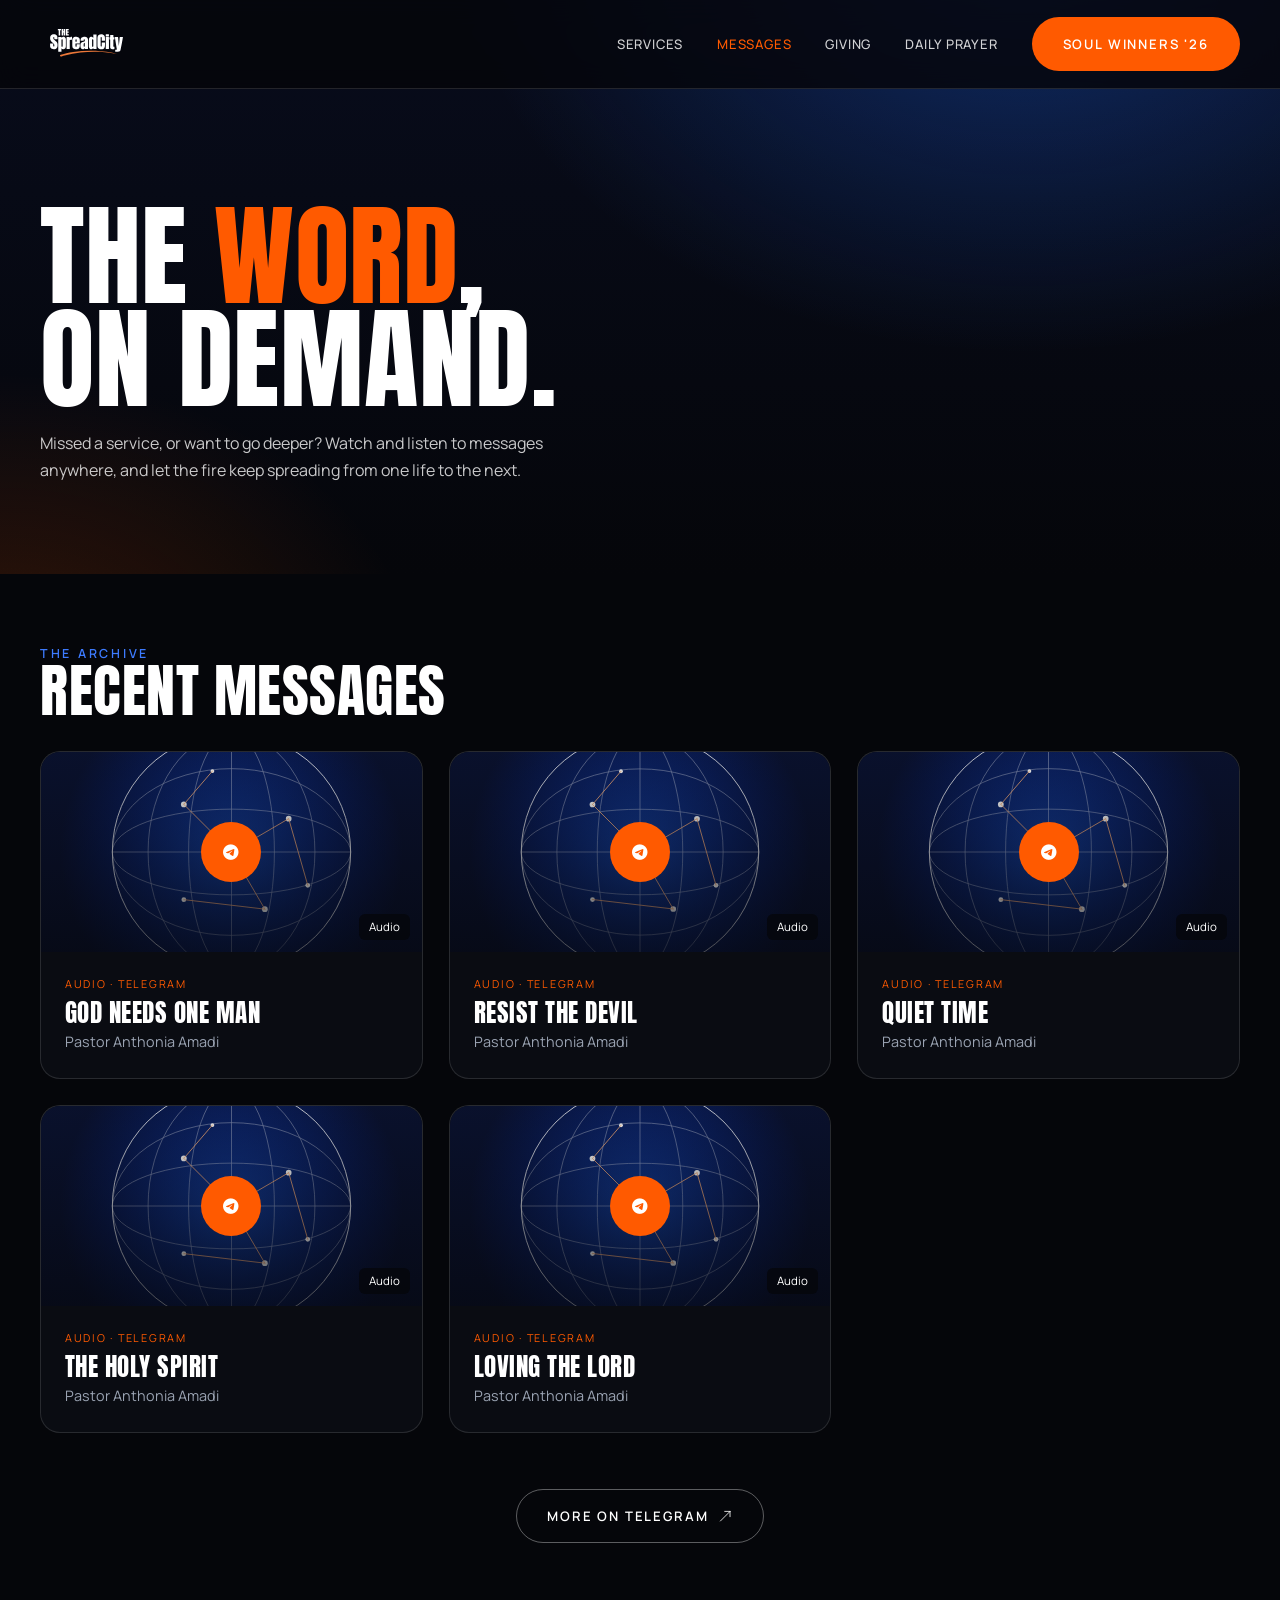
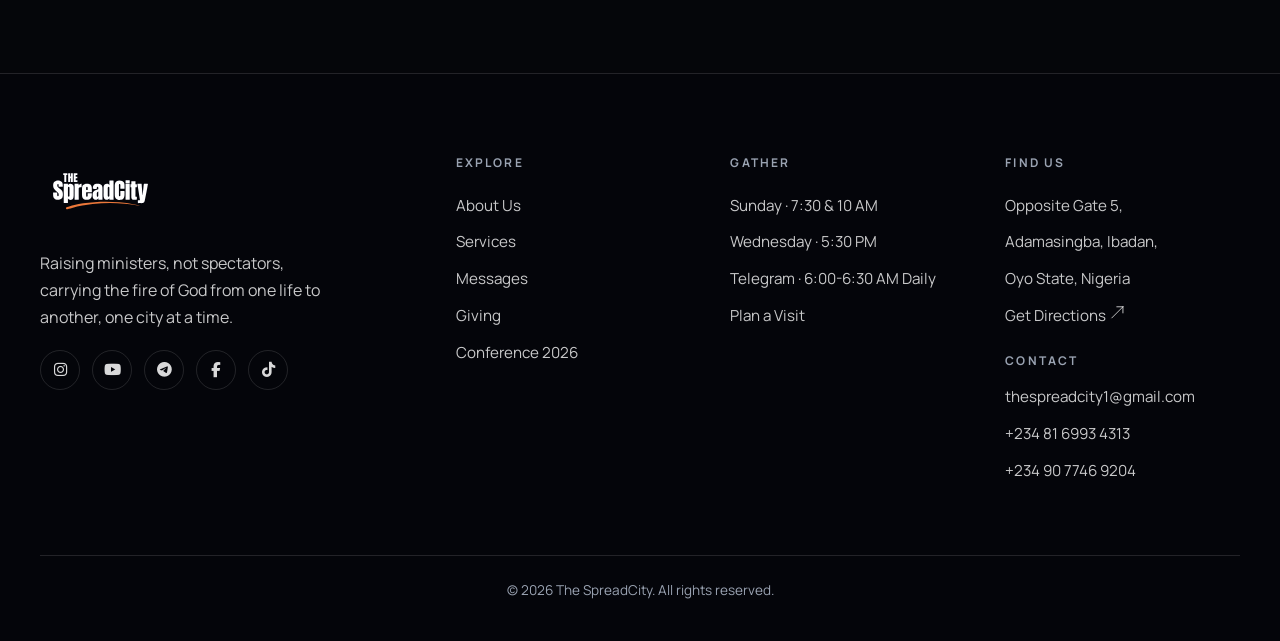
<file: messages.html>
<!DOCTYPE html>
<html lang="en">
<head>
<meta charset="UTF-8" />
<meta name="viewport" content="width=device-width, initial-scale=1.0" />
<title>Messages — The SpreadCity</title>
<meta name="description" content="Listen to the latest sermons and teachings from Pastor Anthonia Amadi at The SpreadCity. Fresh fire from the Word, anywhere you are." />
<link rel="canonical" href="https://thespreadcity.org/messages" />
<meta property="og:site_name" content="The SpreadCity" />
<meta property="og:type" content="website" />
<meta property="og:url" content="https://thespreadcity.org/messages" />
<meta property="og:title" content="Messages — The SpreadCity" />
<meta property="og:description" content="Listen to the latest sermons and teachings from Pastor Anthonia Amadi at The SpreadCity. Fresh fire from the Word, anywhere you are." />
<meta property="og:image" content="https://thespreadcity.org/assets/gallery/og-hero.jpg" />
<meta property="og:image:type" content="image/jpeg" />
<meta property="og:image:width" content="1200" />
<meta property="og:image:height" content="630" />
<meta property="og:image:alt" content="Worship and congregation at The SpreadCity" />
<meta name="twitter:card" content="summary_large_image" />
<meta name="twitter:title" content="Messages — The SpreadCity" />
<meta name="twitter:description" content="Listen to the latest sermons and teachings from Pastor Anthonia Amadi at The SpreadCity. Fresh fire from the Word, anywhere you are." />
<meta name="twitter:image" content="https://thespreadcity.org/assets/gallery/og-hero.jpg" />
<meta name="twitter:image:alt" content="Worship and congregation at The SpreadCity" />
<link rel="preconnect" href="https://fonts.googleapis.com" />
<link rel="preconnect" href="https://fonts.gstatic.com" crossorigin />
<link href="https://fonts.googleapis.com/css2?family=Anton&family=Manrope:wght@300;400;500;600;700&display=swap" rel="stylesheet" />
<link rel="stylesheet" href="https://cdnjs.cloudflare.com/ajax/libs/font-awesome/6.5.1/css/all.min.css" />
<link rel="stylesheet" href="assets/styles.css" />
</head>
<body>

<!-- HEADER -->
<header id="header" class="solid">
  <a href="/" class="logo">
    <img src="assets/logo.svg" class="logo-img" alt="The SpreadCity" />
  </a>
  <nav class="nav-desk">
    <a class="lnk" href="/#services">Services</a>
    <a class="lnk active" href="messages">Messages</a>
    <a class="lnk" href="giving">Giving</a>
    <a class="lnk" href="/#prayer">Daily Prayer</a>
    <a class="btn btn-orange" href="soulwinnersconference#reg-form">Soul Winners '26</a>
  </nav>
  <a class="btn btn-ghost menu-btn" onclick="openM()">Menu</a>
</header>
<div class="mobile-nav" id="mnav">
  <span class="mobile-close" onclick="closeM()">✕</span>
  <a href="/#services" onclick="closeM()">Services</a>
  <a href="messages" onclick="closeM()">Messages</a>
  <a href="giving" onclick="closeM()">Giving</a>
  <a href="/#prayer" onclick="closeM()">Daily Prayer</a>
  <a href="soulwinnersconference#reg-form" onclick="closeM()">Soul Winners '26</a>
</div>

<!-- PAGE HERO -->
<section class="page-hero">
  <div class="wrap">
    <h1 class="display reveal">The <span class="o">Word</span>,<br>on demand.</h1>
    <p class="reveal">Missed a service, or want to go deeper? Watch and listen to messages anywhere, and let the fire keep spreading from one life to the next.</p>
  </div>
</section>

<!-- MESSAGE ARCHIVE -->
<section style="padding:70px 0 130px">
  <div class="wrap">
    <div class="sec-head" style="margin-bottom:10px">
      <div>
        <div class="eyebrow reveal">The Archive</div>
        <h2 class="display reveal" style="font-size:clamp(2rem,5vw,3.6rem)">Recent Messages</h2>
      </div>
    </div>
    <div class="msg-cards">
      <!-- Each card: one audio message on Telegram (newest first). Add an image with style="background-image:url(gallery/...)" on .thumb -->
      <a class="msg-card reveal" href="https://t.me/havenwordchurch/2873" target="_blank" rel="noopener">
        <div class="thumb v3"><span class="pp"><i class="fa-brands fa-telegram"></i></span><span class="dur">Audio</span></div>
        <div class="meta"><div class="tag">Audio · Telegram</div><h3>God Needs One Man</h3><div class="sub">Pastor Anthonia Amadi</div></div>
      </a>
      <a class="msg-card reveal" href="https://t.me/havenwordchurch/2869" target="_blank" rel="noopener">
        <div class="thumb v3"><span class="pp"><i class="fa-brands fa-telegram"></i></span><span class="dur">Audio</span></div>
        <div class="meta"><div class="tag">Audio · Telegram</div><h3>Resist the Devil</h3><div class="sub">Pastor Anthonia Amadi</div></div>
      </a>
      <a class="msg-card reveal" href="https://t.me/havenwordchurch/2867" target="_blank" rel="noopener">
        <div class="thumb v3"><span class="pp"><i class="fa-brands fa-telegram"></i></span><span class="dur">Audio</span></div>
        <div class="meta"><div class="tag">Audio · Telegram</div><h3>Quiet Time</h3><div class="sub">Pastor Anthonia Amadi</div></div>
      </a>
      <a class="msg-card reveal" href="https://t.me/havenwordchurch/2806" target="_blank" rel="noopener">
        <div class="thumb v3"><span class="pp"><i class="fa-brands fa-telegram"></i></span><span class="dur">Audio</span></div>
        <div class="meta"><div class="tag">Audio · Telegram</div><h3>The Holy Spirit</h3><div class="sub">Pastor Anthonia Amadi</div></div>
      </a>
      <a class="msg-card reveal" href="https://t.me/havenwordchurch/2746" target="_blank" rel="noopener">
        <div class="thumb v3"><span class="pp"><i class="fa-brands fa-telegram"></i></span><span class="dur">Audio</span></div>
        <div class="meta"><div class="tag">Audio · Telegram</div><h3>Loving the Lord</h3><div class="sub">Pastor Anthonia Amadi</div></div>
      </a>
    </div>
    <div style="text-align:center;margin-top:56px" class="reveal">
      <a class="btn btn-ghost" data-link="telegram">More on Telegram <svg class="sarrow" width="16" height="16" viewBox="0 0 30 30" fill="none" aria-hidden="true"><path d="M5 25 L25 5 M25 5 H14 M25 5 V16" stroke="currentColor" stroke-width="1.7" stroke-linecap="round" stroke-linejoin="round"/></svg></a>
    </div>
  </div>
</section>

<!-- FOOTER -->
<footer>
  <div class="wrap">
    <div class="foot-grid">
      <div class="foot-brand">
        <a href="/" class="logo">
          <img src="assets/logo.svg" class="logo-img" alt="The SpreadCity" />
        </a>
        <p>Raising ministers, not spectators, carrying the fire of God from one life to another, one city at a time.</p>
        <div class="socials">
          <a data-link="instagram" aria-label="Instagram"><i class="fa-brands fa-instagram"></i></a>
          <a data-link="youtube" aria-label="YouTube"><i class="fa-brands fa-youtube"></i></a>
          <a data-link="telegram" aria-label="Telegram"><i class="fa-brands fa-telegram"></i></a>
          <a data-link="facebook" aria-label="Facebook"><i class="fa-brands fa-facebook-f"></i></a>
          <a data-link="tiktok" aria-label="TikTok"><i class="fa-brands fa-tiktok"></i></a>
        </div>
      </div>
      <div><h5>Explore</h5><ul>
        <li><a href="/#mission">About Us</a></li>
        <li><a href="/#services">Services</a></li>
        <li><a href="messages">Messages</a></li>
        <li><a href="giving">Giving</a></li>
          <li><a href="soulwinnersconference">Conference 2026</a></li>
      </ul></div>
      <div><h5>Gather</h5><ul>
        <li><a href="/#services">Sunday · 7:30 &amp; 10 AM</a></li>
        <li><a href="/#services">Wednesday · 5:30 PM</a></li>
        <li><a data-link="telegram">Telegram · 6:00-6:30 AM Daily</a></li>
        <li><a href="/#visit">Plan a Visit</a></li>
      </ul></div>
      <div><h5>Find Us</h5><ul>
        <li><a data-link="map">Opposite Gate 5,</a></li>
        <li><a data-link="map">Adamasingba, Ibadan,</a></li>
        <li><a data-link="map">Oyo State, Nigeria</a></li>
        <li><a data-link="directions">Get Directions <svg class="sarrow" width="16" height="16" viewBox="0 0 30 30" fill="none" aria-hidden="true"><path d="M5 25 L25 5 M25 5 H14 M25 5 V16" stroke="currentColor" stroke-width="1.7" stroke-linecap="round" stroke-linejoin="round"/></svg></a></li>
      </ul>
      <h5 class="foot-subh">Contact</h5>
      <ul class="foot-contact">
        <li><a href="mailto:thespreadcity1@gmail.com">thespreadcity1@gmail.com</a></li>
        <li><a href="tel:+2348169934313">+234 81 6993 4313</a></li>
        <li><a href="tel:+2349077469204">+234 90 7746 9204</a></li>
      </ul></div>
    </div>
    <div class="foot-bottom">
      <span>© 2026 The SpreadCity. All rights reserved.</span>
    </div>
  </div>
</footer>

<script src="assets/site.js"></script>
</body>
</html>
</file>
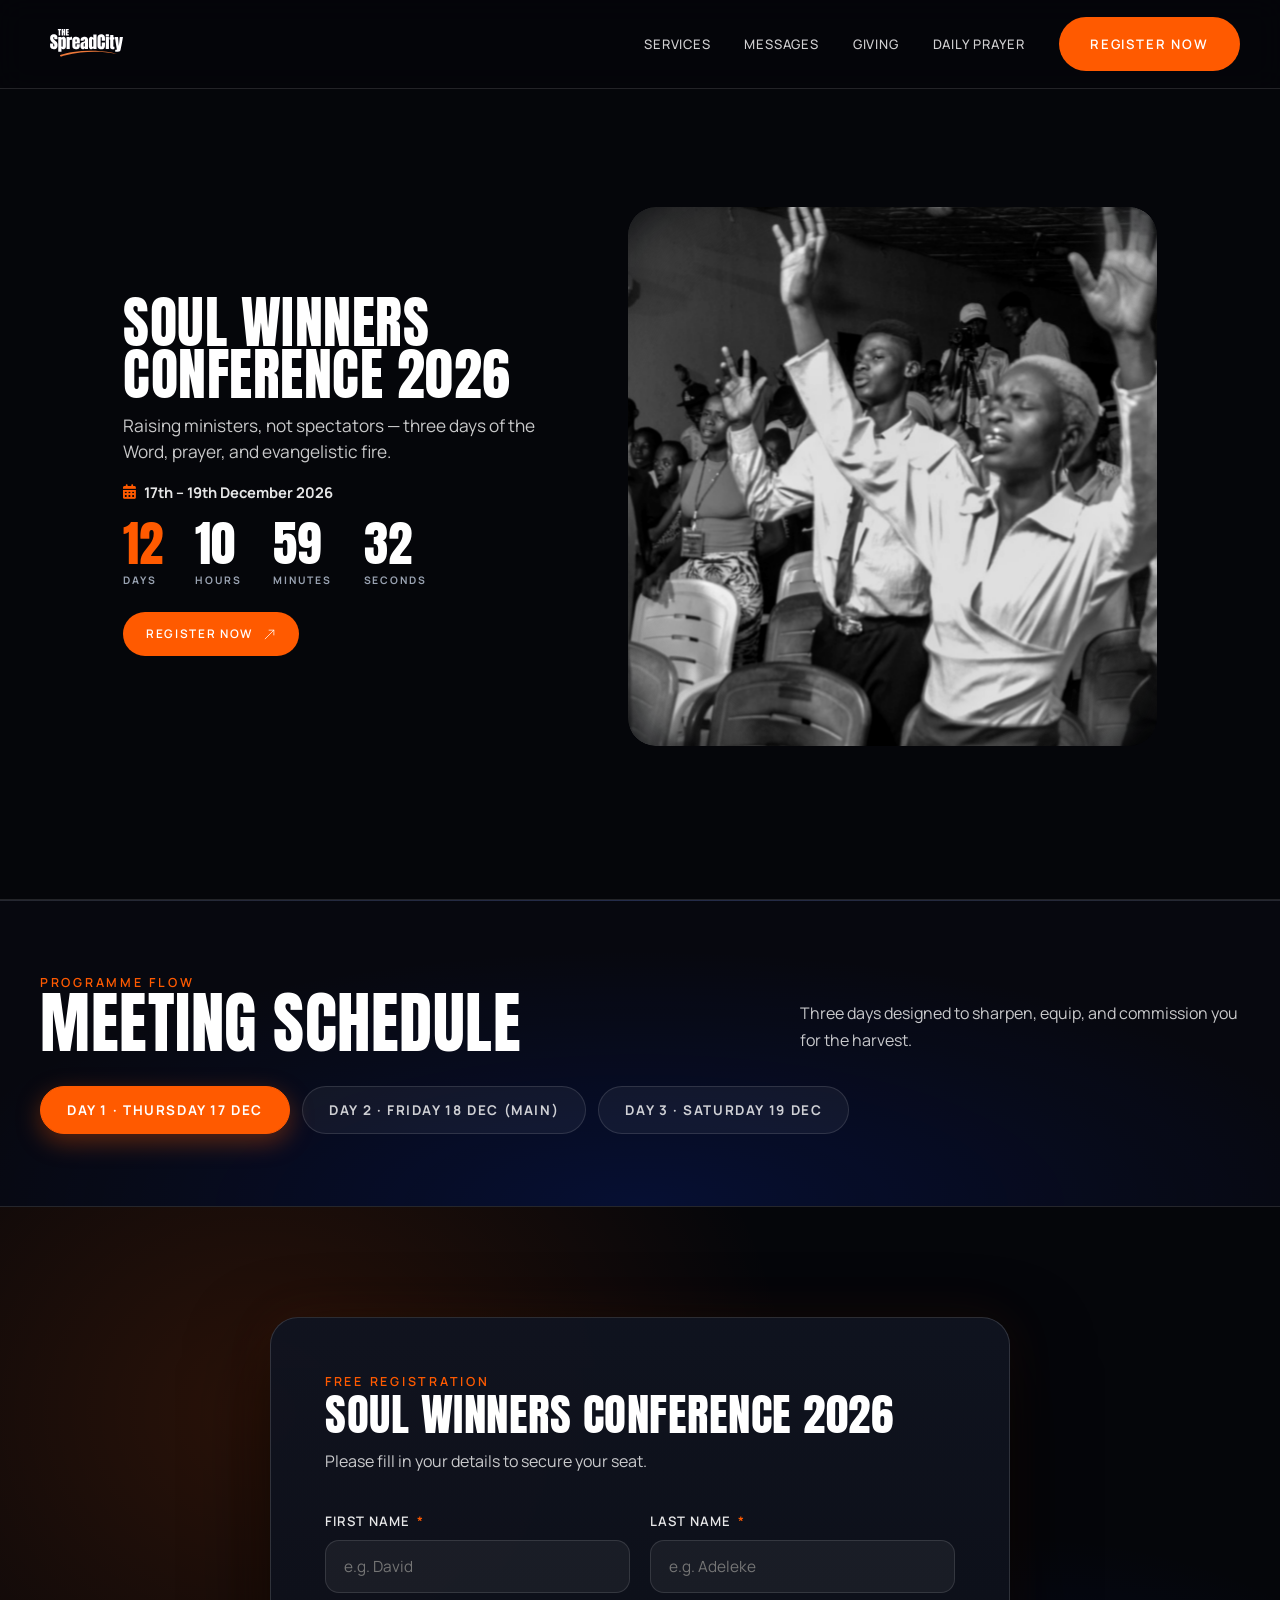
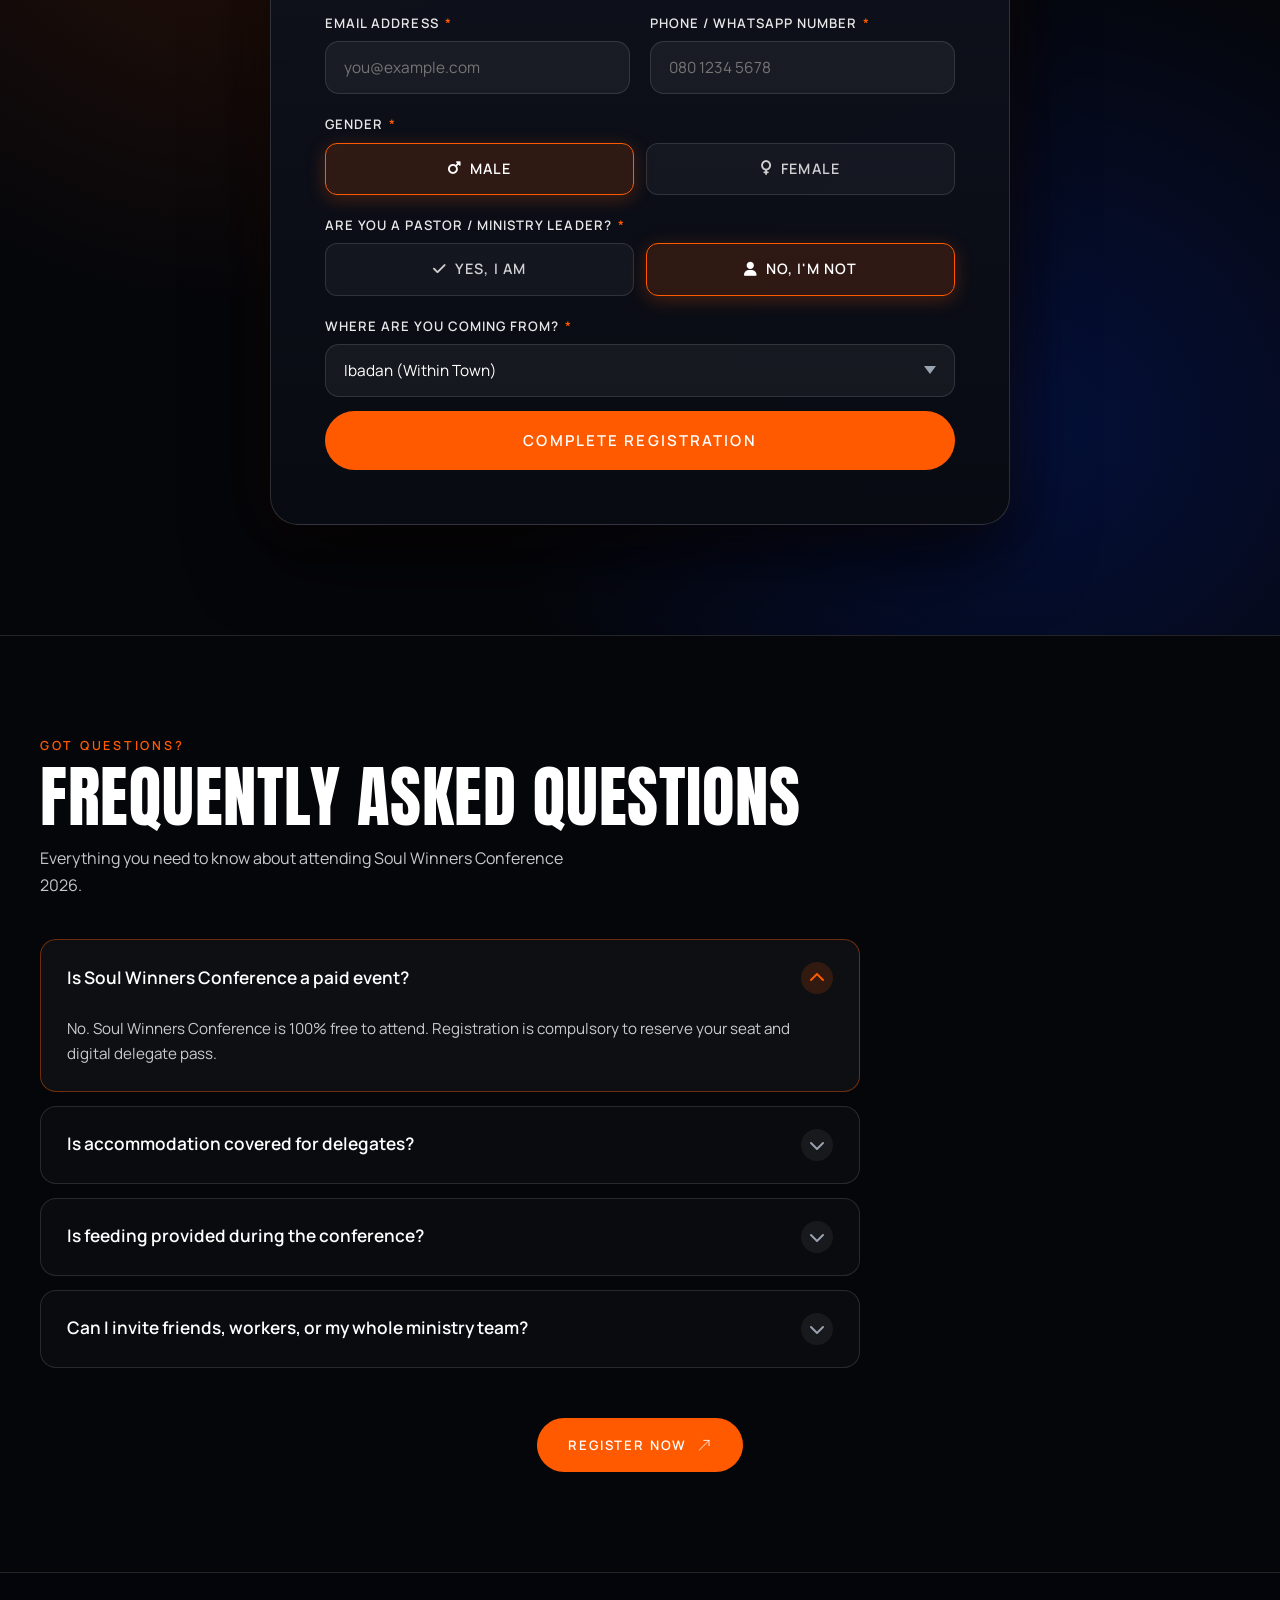
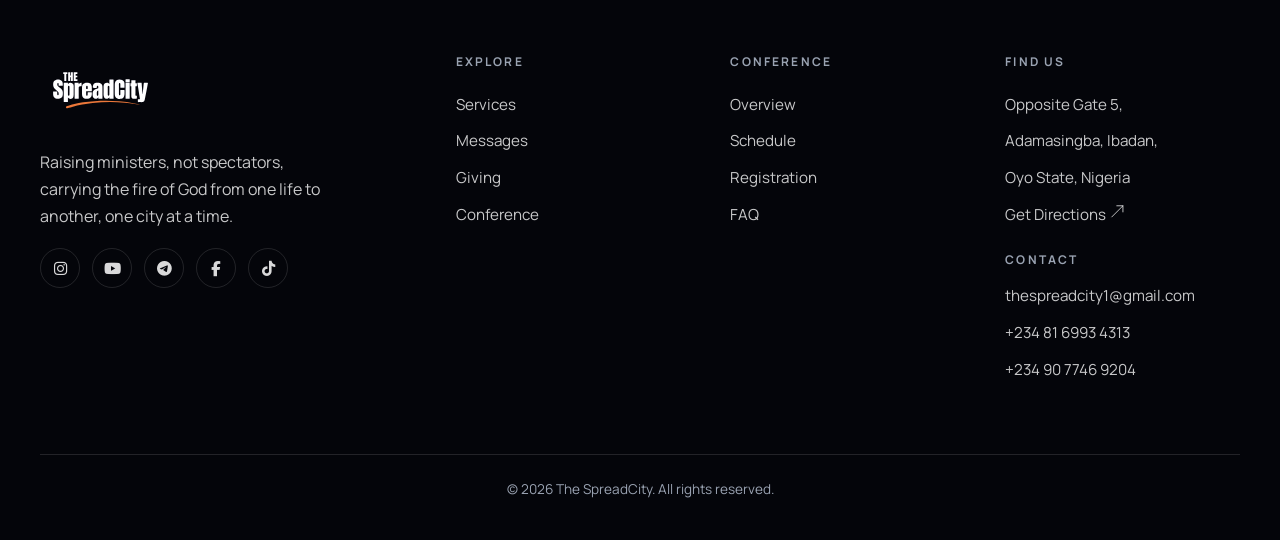
<file: soulwinnersconference.html>
<!DOCTYPE html>
<html lang="en">

<head>
  <meta charset="UTF-8" />
  <meta name="viewport" content="width=device-width, initial-scale=1.0" />
  <title>Soul Winners Conference 2026 — The SpreadCity</title>
  <meta name="description"
    content="Register free for Soul Winners Conference 2026 (17th – 19th Dec) at The SpreadCity, Ibadan. Raising ministers, not spectators." />
  <link rel="canonical" href="https://thespreadcity.org/soulwinnersconference" />
  <meta property="og:site_name" content="The SpreadCity" />
  <meta property="og:type" content="website" />
  <meta property="og:url" content="https://thespreadcity.org/soulwinnersconference" />
  <meta property="og:title" content="Soul Winners Conference 2026 — The SpreadCity" />
  <meta property="og:description"
    content="Register free for Soul Winners Conference 2026 (17th – 19th Dec) at The SpreadCity, Ibadan. Raising ministers, not spectators." />
  <meta property="og:image" content="https://thespreadcity.org/assets/gallery/swc-hero-1.jpg" />
  <meta property="og:image:type" content="image/jpeg" />
  <meta property="og:image:width" content="1024" />
  <meta property="og:image:height" content="682" />
  <meta property="og:image:alt" content="Soul Winners Conference 2026 at The SpreadCity" />
  <meta name="twitter:card" content="summary_large_image" />
  <meta name="twitter:title" content="Soul Winners Conference 2026 — The SpreadCity" />
  <meta name="twitter:description"
    content="Register free for Soul Winners Conference 2026 (17th – 19th Dec) at The SpreadCity, Ibadan. Raising ministers, not spectators." />
  <meta name="twitter:image" content="https://thespreadcity.org/assets/gallery/swc-hero-1.jpg" />
  <meta name="twitter:image:alt" content="Soul Winners Conference 2026 at The SpreadCity" />
  <link rel="preconnect" href="https://fonts.googleapis.com" />
  <link rel="preconnect" href="https://fonts.gstatic.com" crossorigin />
  <link href="https://fonts.googleapis.com/css2?family=Anton&family=Manrope:wght@300;400;500;600;700&display=swap"
    rel="stylesheet" />
  <link rel="stylesheet" href="https://cdnjs.cloudflare.com/ajax/libs/font-awesome/6.5.1/css/all.min.css" />
  <link rel="stylesheet" href="assets/styles.css" />
</head>

<body>

  <!-- ============ HEADER ============ -->
  <header id="header" class="solid">
    <a href="/" class="logo">
      <img src="assets/logo.svg" class="logo-img" alt="The SpreadCity" />
    </a>
    <nav class="nav-desk">
      <a class="lnk" href="/#services">Services</a>
      <a class="lnk" href="messages">Messages</a>
      <a class="lnk" href="giving">Giving</a>
      <a class="lnk" href="/#prayer">Daily Prayer</a>
      <a class="btn btn-orange" href="#reg-form">Register Now</a>
    </nav>
    <a class="btn btn-ghost menu-btn" onclick="openM()">Menu</a>
  </header>

  <div class="mobile-nav" id="mnav">
    <span class="mobile-close" onclick="closeM()"><i class="fa-solid fa-xmark"></i></span>
    <a href="/#services" onclick="closeM()">Services</a>
    <a href="messages" onclick="closeM()">Messages</a>
    <a href="giving" onclick="closeM()">Giving</a>
    <a href="/#prayer" onclick="closeM()">Daily Prayer</a>
    <a href="#reg-form" onclick="closeM()">Register Now</a>
  </div>

  <!-- ============ CONFERENCE HERO ============ -->
  <section class="conf-page-hero" id="top">
    <div class="wrap">
      <div class="conf-hero-grid">
        <!-- Left Column: Content -->
        <div class="conf-hero-left">
          <h1 class="display conf-hero-title reveal">
            SOUL WINNERS<br><span class="o">CONFERENCE</span> 2026
          </h1>
          <p class="conf-hero-sub reveal">
            Raising ministers, not spectators — three days of the Word, prayer, and evangelistic fire.
          </p>

          <div class="conf-meta-row reveal">
            <div class="conf-meta-item">
              <i class="fa-solid fa-calendar-days"></i>
              <span><strong>17th – 19th December 2026</strong></span>
            </div>
          </div>

          <!-- Live Countdown Box -->
          <div class="countdown-box reveal">
            <div class="countdown-grid">
              <div class="cd-item">
                <span class="cd-num" id="cdDays">00</span>
                <span class="cd-unit">Days</span>
              </div>
              <div class="cd-item">
                <span class="cd-num" id="cdHours">00</span>
                <span class="cd-unit">Hours</span>
              </div>
              <div class="cd-item">
                <span class="cd-num" id="cdMins">00</span>
                <span class="cd-unit">Minutes</span>
              </div>
              <div class="cd-item">
                <span class="cd-num" id="cdSecs">00</span>
                <span class="cd-unit">Seconds</span>
              </div>
            </div>
          </div>

          <div class="hero-cta reveal" style="justify-content:flex-start">
            <a href="#reg-form" class="btn btn-orange">
              Register Now <svg class="sarrow" width="16" height="16" viewBox="0 0 30 30" fill="none" aria-hidden="true">
                <path d="M5 25 L25 5 H14 M25 5 V16" stroke="currentColor" stroke-width="1.7" stroke-linecap="round"
                  stroke-linejoin="round" />
              </svg>
            </a>
          </div>
        </div>

        <!-- Right Column: Slideshow with edge radial vignette -->
        <div class="conf-hero-right reveal">
          <div class="conf-hero-slideshow" aria-hidden="true">
            <div class="conf-slide active" style="background-image:url('assets/gallery/swc-hero-1.jpg')"></div>
            <div class="conf-slide" style="background-image:url('assets/gallery/swc-hero-2.jpg')"></div>
            <div class="conf-slide" style="background-image:url('assets/gallery/swc-hero-3.jpg')"></div>
            <div class="conf-slide" style="background-image:url('assets/gallery/swc-hero-4.jpg')"></div>
            <div class="conf-slide" style="background-image:url('assets/gallery/swc-hero-5.jpg')"></div>
            <div class="conf-hero-scrim"></div>
          </div>
        </div>
      </div>
    </div>
  </section>

  <!-- ============ MEETING SCHEDULE ============ -->
  <section class="conf-sched-sec" id="schedule">
    <div class="wrap">
      <div class="sec-head" style="margin-bottom:28px">
        <div>
          <div class="eyebrow orange reveal">Programme Flow</div>
          <h2 class="display reveal" style="font-size:clamp(2.4rem,6vw,4.2rem)">Meeting Schedule</h2>
        </div>
        <p class="reveal" style="max-width:440px;margin:0">
          Three days designed to sharpen, equip, and commission you for the harvest.
        </p>
      </div>

      <!-- Schedule Tabs -->
      <div class="sched-tabs-wrap reveal">
        <button class="sched-tab active" data-day="1">Day 1 · Thursday 17 Dec</button>
        <button class="sched-tab" data-day="2">Day 2 · Friday 18 Dec (Main)</button>
        <button class="sched-tab" data-day="3">Day 3 · Saturday 19 Dec</button>
      </div>

    </div>
  </section>

  <!-- ============ REGISTRATION FORM ============ -->
  <section class="conf-reg-sec" id="reg-form">
    <div class="wrap reg-container">
      <div class="reg-card" id="regFormCard">
        <div class="reg-header">
          <div class="eyebrow orange reveal">Free Registration</div>
          <h3 class="display reveal">SOUL WINNERS <span class="o">CONFERENCE 2026</span></h3>
          <p class="reveal">Please fill in your details to secure your seat.</p>
        </div>

        <form id="confRegForm" class="reveal">
          <div class="form-grid">
            <!-- First & Last Name -->
            <div class="form-group">
              <label for="first_name">First Name <span class="req">*</span></label>
              <input type="text" id="first_name" name="first_name" class="form-control" placeholder="e.g. David"
                required />
            </div>
            <div class="form-group">
              <label for="last_name">Last Name <span class="req">*</span></label>
              <input type="text" id="last_name" name="last_name" class="form-control" placeholder="e.g. Adeleke"
                required />
            </div>

            <!-- Email Address -->
            <div class="form-group">
              <label for="email">Email Address <span class="req">*</span></label>
              <input type="email" id="email" name="email" class="form-control" placeholder="you@example.com" required />
            </div>

            <!-- Phone Number -->
            <div class="form-group">
              <label for="phone">Phone / WhatsApp Number <span class="req">*</span></label>
              <input type="tel" id="phone" name="phone" class="form-control" placeholder="080 1234 5678" required />
            </div>

            <!-- Gender Radio -->
            <div class="form-group form-full">
              <label>Gender <span class="req">*</span></label>
              <div class="radio-chips">
                <label class="chip-opt">
                  <input type="radio" name="gender" value="Male" required checked />
                  <span class="chip-label"><i class="fa-solid fa-mars"></i> Male</span>
                </label>
                <label class="chip-opt">
                  <input type="radio" name="gender" value="Female" required />
                  <span class="chip-label"><i class="fa-solid fa-venus"></i> Female</span>
                </label>
              </div>
            </div>

            <!-- Are you a Pastor / Minister? -->
            <div class="form-group form-full">
              <label>Are you a Pastor / Ministry Leader? <span class="req">*</span></label>
              <div class="radio-chips">
                <label class="chip-opt">
                  <input type="radio" name="is_pastor" value="Yes" required />
                  <span class="chip-label"><i class="fa-solid fa-check"></i> Yes, I am</span>
                </label>
                <label class="chip-opt">
                  <input type="radio" name="is_pastor" value="No" required checked />
                  <span class="chip-label"><i class="fa-solid fa-user"></i> No, I'm not</span>
                </label>
              </div>
            </div>

            <!-- Where are you coming from? -->
            <div class="form-group form-full">
              <label for="origin">Where are you coming from? <span class="req">*</span></label>
              <select id="origin" name="origin" class="form-control" required>
                <option value="Ibadan (Within Town)">Ibadan (Within Town)</option>
                <option value="Lagos State">Lagos State</option>
                <option value="Ogun State (Abeokuta, etc.)">Ogun State (Abeokuta, etc.)</option>
                <option value="Osun State (Osogbo, Ife, etc.)">Osun State (Osogbo, Ife, etc.)</option>
                <option value="Oyo State (Oyo town, Ogbomoso, etc.)">Oyo State (Oyo town, Ogbomoso, etc.)</option>
                <option value="Edo State (Benin City, etc.)">Edo State (Benin City, etc.)</option>
                <option value="Abuja (FCT)">Abuja (FCT)</option>
                <option value="Other States in Nigeria">Other States in Nigeria</option>
                <option value="International / Diaspora">International / Diaspora</option>
              </select>
            </div>

          </div>

          <button type="submit" class="btn btn-orange btn-submit-reg">
            <span class="btn-text">Complete Registration</span>
            <span class="spinner"></span>
          </button>
        </form>
      </div>

      <!-- Digital Delegate Pass Card (Generated upon submission) -->
      <div class="reg-success-box" id="regSuccessBox">
        <div class="pass-ticket">
          <div class="pass-head">
            <div>
              <span>Soul Winners Conference 2026</span>
              <small style="display:block;font-size:.75rem;opacity:.9">The SpreadCity · Ibadan</small>
            </div>
            <div class="pass-code-pill" id="passCode">SWC-2026-7842</div>
          </div>
          <div class="pass-body">
            <div class="pass-grid">
              <div>
                <div style="margin-bottom:8px">
                  <span id="passType"
                    style="display:inline-block;padding:4px 12px;border-radius:100px;background:rgba(255,90,0,.2);color:#ff9e66;font-size:.72rem;font-weight:700;letter-spacing:.14em;text-transform:uppercase">DELEGATE</span>
                </div>
                <h2 class="pass-name" id="passName">David Adeleke</h2>
                <p style="font-size:.9rem;margin-bottom:14px">Official Delegate Badge · Admission Confirmed</p>

                <div class="pass-meta">
                  <div class="pm-item">
                    <small>Email</small>
                    <strong id="passEmail">david@example.com</strong>
                  </div>
                  <div class="pm-item">
                    <small>Phone</small>
                    <strong id="passPhone">08012345678</strong>
                  </div>
                  <div class="pm-item">
                    <small>Delegation / City</small>
                    <strong id="passFrom">Ibadan</strong>
                  </div>
                  <div class="pm-item">
                    <small>Admission</small>
                    <strong id="passAccom">Free · Confirmed</strong>
                  </div>
                  <div class="pm-item" style="grid-column:1/-1">
                    <small>Conference Dates &amp; Venue</small>
                    <strong>17th – 19th December 2026 · The SpreadCity, Opposite Gate 5, Adamasingba, Ibadan</strong>
                  </div>
                </div>
              </div>

              <!-- Stylized QR Code Visual -->
              <div class="pass-qr-wrap">
                <svg viewBox="0 0 100 100" fill="#05060a" xmlns="http://www.w3.org/2000/svg">
                  <!-- Outer Corners -->
                  <rect x="5" y="5" width="28" height="28" rx="4" fill="#ff5a00" />
                  <rect x="9" y="9" width="20" height="20" rx="2" fill="#fff" />
                  <rect x="13" y="13" width="12" height="12" fill="#05060a" />

                  <rect x="67" y="5" width="28" height="28" rx="4" fill="#ff5a00" />
                  <rect x="71" y="9" width="20" height="20" rx="2" fill="#fff" />
                  <rect x="75" y="13" width="12" height="12" fill="#05060a" />

                  <rect x="5" y="67" width="28" height="28" rx="4" fill="#ff5a00" />
                  <rect x="9" y="71" width="20" height="20" rx="2" fill="#fff" />
                  <rect x="13" y="75" width="12" height="12" fill="#05060a" />

                  <!-- Matrix Dots -->
                  <rect x="38" y="10" width="6" height="6" fill="#05060a" />
                  <rect x="48" y="10" width="12" height="6" fill="#05060a" />
                  <rect x="38" y="22" width="16" height="6" fill="#05060a" />
                  <rect x="10" y="38" width="6" height="12" fill="#05060a" />
                  <rect x="22" y="44" width="8" height="8" fill="#05060a" />
                  <rect x="38" y="38" width="24" height="24" rx="4" fill="#ff5a00" />
                  <rect x="44" y="44" width="12" height="12" fill="#fff" />
                  <rect x="70" y="38" width="14" height="6" fill="#05060a" />
                  <rect x="76" y="48" width="14" height="6" fill="#05060a" />
                  <rect x="38" y="70" width="8" height="8" fill="#05060a" />
                  <rect x="52" y="76" width="16" height="6" fill="#05060a" />
                  <rect x="76" y="70" width="14" height="14" fill="#05060a" />
                </svg>
                <span style="font-size:.62rem;color:#05060a;font-weight:700;margin-top:4px;letter-spacing:.05em">SCAN AT
                  ENTRANCE</span>
              </div>
            </div>
          </div>
        </div>

        <div class="pass-actions">
          <button type="button" class="btn btn-orange" id="btnPrintPass">
            <i class="fa-solid fa-print"></i> Print / Save Pass
          </button>
          <a href="https://calendar.google.com/calendar/render?action=TEMPLATE&text=Soul+Winners+Conference+2026&dates=20261217T163000Z/20261219T130000Z&details=Soul+Winners+Conference+2026+at+The+SpreadCity.+Raising+ministers,+not+spectators.&location=The+SpreadCity,+Opposite+Gate+5,+Adamasingba,+Ibadan"
            target="_blank" rel="noopener" class="btn btn-ghost">
            <i class="fa-solid fa-calendar-plus"></i> Add to Calendar
          </a>
          <button type="button" class="btn btn-ghost" id="btnResetReg">
            <i class="fa-solid fa-user-plus"></i> Register Another Person
          </button>
        </div>
      </div>
    </div>
  </section>

  <!-- ============ FAQ ACCORDION ============ -->
  <section class="conf-faq-sec" id="faq">
    <div class="wrap">
      <div class="reveal" style="max-width:820px;margin:0 0 36px;text-align:left">
        <div class="eyebrow orange" style="margin-bottom:10px">Got Questions?</div>
        <h2 class="display" style="font-size:clamp(2.4rem,6vw,4.2rem);line-height:.95;margin-bottom:16px">Frequently Asked Questions</h2>
        <p style="max-width:540px;margin:0">
          Everything you need to know about attending Soul Winners Conference 2026.
        </p>
      </div>

      <div class="faq-wrap reveal">
        <div class="faq-card open">
          <div class="faq-q">
            <h4>Is Soul Winners Conference a paid event?</h4>
            <span class="faq-ico"><i class="fa-solid fa-chevron-down"></i></span>
          </div>
          <div class="faq-a">
            No. Soul Winners Conference is 100% free to attend. Registration is compulsory to reserve your seat and
            digital delegate pass.
          </div>
        </div>

        <div class="faq-card">
          <div class="faq-q">
            <h4>Is accommodation covered for delegates?</h4>
            <span class="faq-ico"><i class="fa-solid fa-chevron-down"></i></span>
          </div>
          <div class="faq-a">
            Yes, accommodation is covered. Free lodging arrangements are provided for traveling delegates attending the conference.
          </div>
        </div>

        <div class="faq-card">
          <div class="faq-q">
            <h4>Is feeding provided during the conference?</h4>
            <span class="faq-ico"><i class="fa-solid fa-chevron-down"></i></span>
          </div>
          <div class="faq-a">
            Delegates handle their own meals. Numerous restaurants and quality food vendors operate right around
            Adamasingba Stadium.
          </div>
        </div>

        <div class="faq-card">
          <div class="faq-q">
            <h4>Can I invite friends, workers, or my whole ministry team?</h4>
            <span class="faq-ico"><i class="fa-solid fa-chevron-down"></i></span>
          </div>
          <div class="faq-a">
            Yes! Cell groups, youth fellowships, and evangelism teams are welcome. Each delegate should register
            individually for their pass.
          </div>
        </div>
      </div>

      <div style="text-align:center;margin-top:50px" class="reveal">
        <a href="#reg-form" class="btn btn-orange">
          Register Now <svg class="sarrow" width="16" height="16" viewBox="0 0 30 30" fill="none" aria-hidden="true">
            <path d="M5 25 L25 5 H14 M25 5 V16" stroke="currentColor" stroke-width="1.7" stroke-linecap="round"
              stroke-linejoin="round" />
          </svg>
        </a>
      </div>
    </div>
  </section>

  <!-- ============ FOOTER ============ -->
  <footer>
    <div class="wrap">
      <div class="foot-grid">
        <div class="foot-brand">
          <a href="/" class="logo">
            <img src="assets/logo.svg" class="logo-img" alt="The SpreadCity" />
          </a>
          <p>Raising ministers, not spectators, carrying the fire of God from one life to another, one city at a time.
          </p>
          <div class="socials">
            <a data-link="instagram" aria-label="Instagram"><i class="fa-brands fa-instagram"></i></a>
            <a data-link="youtube" aria-label="YouTube"><i class="fa-brands fa-youtube"></i></a>
            <a data-link="telegram" aria-label="Telegram"><i class="fa-brands fa-telegram"></i></a>
            <a data-link="facebook" aria-label="Facebook"><i class="fa-brands fa-facebook-f"></i></a>
            <a data-link="tiktok" aria-label="TikTok"><i class="fa-brands fa-tiktok"></i></a>
          </div>
        </div>
        <div>
          <h5>Explore</h5>
          <ul>
            <li><a href="/#services">Services</a></li>
            <li><a href="messages">Messages</a></li>
            <li><a href="giving">Giving</a></li>
            <li><a href="soulwinnersconference">Conference</a></li>
          </ul>
        </div>
        <div>
          <h5>Conference</h5>
          <ul>
            <li><a href="#top">Overview</a></li>
            <li><a href="#schedule">Schedule</a></li>
            <li><a href="#reg-form">Registration</a></li>
            <li><a href="#faq">FAQ</a></li>
          </ul>
        </div>
        <div>
          <h5>Find Us</h5>
          <ul>
            <li><a data-link="map">Opposite Gate 5,</a></li>
            <li><a data-link="map">Adamasingba, Ibadan,</a></li>
            <li><a data-link="map">Oyo State, Nigeria</a></li>
            <li><a data-link="directions">Get Directions <svg class="sarrow" width="16" height="16" viewBox="0 0 30 30" fill="none"
                  aria-hidden="true">
                  <path d="M5 25 L25 5 H14 M25 5 V16" stroke="currentColor" stroke-width="1.7" stroke-linecap="round"
                    stroke-linejoin="round" />
                </svg></a></li>
          </ul>
          <h5 class="foot-subh">Contact</h5>
          <ul class="foot-contact">
            <li><a href="mailto:thespreadcity1@gmail.com">thespreadcity1@gmail.com</a></li>
            <li><a href="tel:+2348169934313">+234 81 6993 4313</a></li>
            <li><a href="tel:+2349077469204">+234 90 7746 9204</a></li>
          </ul>
        </div>
      </div>
      <div class="foot-bottom">
        <span>© 2026 The SpreadCity. All rights reserved.</span>
      </div>
    </div>
  </footer>

  <script src="assets/site.js"></script>
</body>

</html>
</file>
<file: assets/styles.css>
:root{
  --blue:#0038ff;        /* electric blue */
  --blue-bright:#1e6bff;
  --blue-glow:#3d7bff;
  --orange:#ff5a00;      /* bright orange accent */
  --black:#05060a;
  --ink:#0a0c12;
  --white:#ffffff;
  --text-p:rgba(255,255,255,.78);
  --grey:#9aa3b2;
  --line:rgba(255,255,255,.12);
  --maxw:1280px;
  --ease:cubic-bezier(.22,1,.36,1);
}
*{margin:0;padding:0;box-sizing:border-box}
html{scroll-behavior:smooth}
body{
  font-family:'Manrope',system-ui,sans-serif;
  background:var(--black);
  color:var(--white);
  overflow-x:hidden;
  -webkit-font-smoothing:antialiased;
  line-height:1.55;
}
p{font-size:1rem;line-height:1.7;color:var(--text-p)}   /* consistent paragraph size and color across the entire site */
a{color:inherit;text-decoration:none}
img{max-width:100%;display:block}
section{position:relative}
.wrap{max-width:var(--maxw);margin:0 auto;padding:0 40px}

/* ---------- Typography helpers ---------- */
.display{font-family:'Anton',sans-serif;font-weight:400;letter-spacing:.5px;line-height:.92;text-transform:uppercase}
.eyebrow{font-family:'Manrope',sans-serif;font-weight:600;font-size:.78rem;letter-spacing:.22em;text-transform:uppercase;color:var(--blue-glow)}
.eyebrow.orange{color:var(--orange)}

/* ---------- Buttons ---------- */
.btn{
  display:inline-flex;align-items:center;gap:10px;
  font-family:'Manrope',sans-serif;font-weight:600;font-size:.82rem;
  letter-spacing:.14em;text-transform:uppercase;
  padding:16px 30px;border-radius:100px;border:1.5px solid transparent;
  transition:transform .4s var(--ease),background .3s,color .3s,border-color .3s;
  cursor:pointer;white-space:nowrap;
}
.btn:hover{transform:translateY(-3px)}
.btn-blue{background:var(--blue);color:#fff}
.btn-blue:hover{background:var(--blue-bright)}
.btn-orange{background:var(--orange);color:#fff}
.btn-ghost{border-color:rgba(255,255,255,.35);color:#fff;background:transparent}
.btn-ghost:hover{background:#fff;color:var(--black);border-color:#fff}
.btn-dark{background:var(--black);color:#fff}

/* ---------- Header ---------- */
header{
  position:fixed;top:0;left:0;right:0;z-index:100;
  display:flex;align-items:center;justify-content:space-between;
  padding:22px 40px;transition:background .4s,padding .4s,backdrop-filter .4s;
}
header.scrolled,header.solid{background:rgba(5,6,10,.82);backdrop-filter:blur(14px);padding:14px 40px;border-bottom:1px solid var(--line)}
.logo{display:flex;align-items:center;gap:12px;font-family:'Manrope',sans-serif;font-weight:700;letter-spacing:.02em}
.logo .logo-img{height:76px;width:auto;display:block}
header.scrolled .logo .logo-img,header.solid .logo .logo-img{height:60px}
footer .logo .logo-img{height:78px}
/* legacy inline-mark styles (kept for any fallback) */
.logo .mark{width:38px;height:38px;flex:none}
.logo b{font-size:1.05rem;line-height:1;display:block}
.logo span{font-size:.62rem;letter-spacing:.34em;color:var(--grey);text-transform:uppercase}
.nav-desk{display:flex;align-items:center;gap:34px}
.nav-desk a.lnk{font-family:'Manrope',sans-serif;font-size:.82rem;font-weight:500;letter-spacing:.06em;color:rgba(255,255,255,.82);text-transform:uppercase;transition:color .25s}
.nav-desk a.lnk:hover,.nav-desk a.lnk.active{color:var(--orange)}
.menu-btn{display:none}

/* ---------- Hero (inset photo card) ---------- */
.hero{min-height:100vh;min-height:100svh;display:flex}
.hero-card{position:relative;flex:1;overflow:hidden;display:flex;align-items:flex-end;justify-content:center}
.hero-media{position:absolute;inset:0;z-index:0}
.hero-media .photo{position:absolute;inset:0;background:#05060a url('gallery/congregation.webp') center 35%/cover no-repeat;
  transform:scale(1.04);animation:heroZoom 24s ease-in-out infinite alternate}
@keyframes heroZoom{from{transform:scale(1.04)}to{transform:scale(1.12)}}
.hero-media .scrim{position:absolute;inset:0;background:
  linear-gradient(0deg,rgba(5,6,10,.9) 0%,rgba(5,6,10,.45) 26%,rgba(5,6,10,0) 52%,rgba(5,6,10,0) 78%,rgba(5,6,10,.5) 100%),
  linear-gradient(90deg,rgba(5,6,10,.9) 0%,rgba(5,6,10,.72) 22%,rgba(5,6,10,.4) 42%,rgba(5,6,10,0) 64%)}   /* left-side shadow: logo down to the text */
.hero-content{position:relative;z-index:2;width:100%;display:flex;align-items:flex-end;justify-content:space-between;gap:40px;padding-top:0;padding-bottom:clamp(40px,7vh,72px)}
.hero-text{max-width:min(520px,82%);flex:1;min-width:0}
.hero h1{font-size:clamp(1.6rem,3.4vw,2.9rem);margin:0 0 .4em;text-align:left;white-space:nowrap;letter-spacing:0;line-height:.94}
.hero h1 .o{color:var(--orange)}
.hero-sub{max-width:420px;font-weight:400;color:var(--text-p);margin-bottom:22px}
.hero-cta{display:flex;gap:10px;flex-wrap:wrap}
.hero-cta .btn{padding:12px 22px;font-size:.74rem}

/* ---------- Page hero (inner pages) ---------- */
.page-hero{padding:190px 0 90px;position:relative;overflow:hidden;
  background:radial-gradient(80% 130% at 80% -10%, rgba(30,107,255,.35), transparent 55%),
             radial-gradient(60% 100% at 0% 120%, rgba(255,90,0,.2), transparent 55%),
             linear-gradient(180deg,#080c1c,#05060a)}
.page-hero h1{font-size:clamp(3rem,9vw,7rem);margin:14px 0 20px}
.page-hero h1 .o{color:var(--orange)}
.page-hero p{max-width:520px;font-weight:400;color:rgba(255,255,255,.78)}
.crumb{font-family:'Manrope',sans-serif;font-size:.75rem;letter-spacing:.18em;text-transform:uppercase;color:var(--grey)}
.crumb a:hover{color:var(--orange)}
.give-hero{min-height:62vh;display:flex;align-items:center}
.give-hero .wrap{position:relative;z-index:2}

/* ---------- Marquee ---------- */
.marquee{background:var(--orange);color:#fff;padding:16px 0;overflow:hidden;white-space:nowrap;border-top:2px solid #05060a;border-bottom:2px solid #05060a}
.marquee .track{display:inline-flex;gap:40px;animation:scrollx 26s linear infinite;font-family:'Anton',sans-serif;font-size:1.3rem;letter-spacing:.06em;text-transform:uppercase}
.marquee .track span{display:inline-flex;align-items:center;gap:40px}
.marquee .dot{color:#05060a}
@keyframes scrollx{to{transform:translateX(-50%)}}

/* ---------- Reveal animation ---------- */
.reveal{opacity:0;transform:translateY(38px);transition:opacity .9s var(--ease),transform .9s var(--ease)}
.reveal.in{opacity:1;transform:none}

/* animated orange circle around an emphasised word (draws in on reveal) */
.owc{position:relative;white-space:nowrap;color:#fff;display:inline-block}
.owc::after{content:"";position:absolute;left:-9%;right:-9%;top:-6%;bottom:-8%;pointer-events:none;
  background:url("data:image/svg+xml,%3Csvg xmlns='http://www.w3.org/2000/svg' viewBox='0 0 300 130' preserveAspectRatio='none'%3E%3Cpath d='M42 66C26 32 118 14 176 18c82 6 128 30 114 62-12 30-150 42-224 32-40-6-58-30-24-52' fill='none' stroke='%23ff5a00' stroke-width='6' stroke-linecap='round'/%3E%3C/svg%3E") center/100% 100% no-repeat;
  clip-path:inset(0 100% -20% 0)}
.reveal.in .owc::after,.reveal.owc.in::after{animation:drawCirc .7s .35s cubic-bezier(.6,0,.3,1) forwards}
@media(prefers-reduced-motion:reduce){.owc::after{clip-path:none}.reveal.in .owc::after{animation:none}}

/* ---------- Welcome / Mission (full-bleed image + left text) ---------- */
.mission{position:relative;min-height:86vh;display:flex;align-items:center;overflow:hidden;padding:120px 0}
.mission-bg{position:absolute;inset:0;z-index:0;background:#05060a url('gallery/congregation.webp') center/cover no-repeat}
.mission-bg::after{content:"";position:absolute;inset:0;background:
  linear-gradient(90deg,rgba(5,6,10,.95) 0%,rgba(5,6,10,.82) 38%,rgba(5,6,10,.45) 66%,rgba(5,6,10,.62) 100%),
  linear-gradient(0deg,rgba(5,6,10,.7),transparent 45%)}
.mission-inner{position:relative;z-index:2;max-width:660px;padding:0;text-align:left}
.mission-inner .eyebrow{margin-bottom:18px}
.mission-inner h2{font-size:clamp(2.6rem,6vw,5.4rem);line-height:.98;margin-bottom:26px}
.mission-inner h2 em{font-style:normal;color:var(--orange)}
.mission-inner p{font-weight:400;color:var(--text-p);max-width:560px;margin-bottom:34px}

/* ---------- Belief (blue block, centered serif statement) ---------- */
.belief{background:var(--blue);padding:120px 0 130px;overflow:hidden;text-align:center}
.belief-eyebrow{position:relative;z-index:2;font-family:'Manrope',sans-serif;font-weight:700;font-size:.82rem;letter-spacing:.24em;text-transform:uppercase;color:#fff;opacity:.9;margin-bottom:70px}
.belief-grid{position:relative;z-index:2;display:grid;grid-template-columns:1fr 1.9fr 1fr;gap:50px;align-items:center}
.belief .side p{font-weight:400;color:#fff}
.belief .side-l{text-align:left}
.belief .side-r{text-align:right}
.belief .center{position:relative;width:100%}
/* center-emphasized vertical carousel: big active statement, faded neighbours above/below */
.belief-roller{--slot:clamp(104px,16vh,150px);position:relative;height:calc(var(--slot) * 3);overflow:hidden;
  -webkit-mask-image:linear-gradient(180deg,transparent 0,#000 30%,#000 70%,transparent 100%);
          mask-image:linear-gradient(180deg,transparent 0,#000 30%,#000 70%,transparent 100%)}
.roller-track{position:absolute;left:0;right:0;top:0;margin:0;padding:0;list-style:none;will-change:transform}
/* every statement renders at the SAME (active) font-size; the size change between
   states is done with transform:scale + opacity only — GPU-composited, no reflow */
.roller-track li{height:var(--slot);display:flex;align-items:center;justify-content:center;padding:0 12px;
  font-family:'Anton',sans-serif;font-weight:400;text-transform:uppercase;letter-spacing:.015em;
  font-size:var(--bfs, clamp(1.9rem,4.6vw,3.9rem));line-height:.94;color:#fff;
  opacity:.24;transform:scale(.52);transform-origin:center center;
  transition:opacity .9s var(--ease), transform .9s var(--ease);
  will-change:transform,opacity;backface-visibility:hidden}
.roller-track li .ln{display:block;text-align:center}
.roller-track li.active{opacity:1;transform:scale(1)}
/* smaller shadow statements on desktop (the centre column is wide there) */
@media(min-width:961px){.roller-track li{transform:scale(.38)}}
.roller-track li .circ{position:relative;white-space:nowrap;display:inline-block}
/* hand-drawn orange circle around the emphatic word — only on the active statement */
.roller-track li .circ::after{content:"";position:absolute;left:-11%;top:-18%;width:122%;height:136%;pointer-events:none;
  background:url("data:image/svg+xml,%3Csvg xmlns='http://www.w3.org/2000/svg' viewBox='0 0 300 130' preserveAspectRatio='none'%3E%3Cpath d='M42 66C26 32 118 14 176 18c82 6 128 30 114 62-12 30-150 42-224 32-40-6-58-30-24-52' fill='none' stroke='%23FE6E15' stroke-width='6' stroke-linecap='round'/%3E%3C/svg%3E") center/100% 100% no-repeat;
  opacity:0}
.roller-track li.active .circ::after{opacity:1;animation:drawCirc .55s .3s cubic-bezier(.6,0,.3,1) both}
@keyframes drawCirc{from{clip-path:inset(0 100% -20% 0)}to{clip-path:inset(0 -8% -20% 0)}}
@media(prefers-reduced-motion:reduce){.roller-track{transition:none}.roller-track li.active .circ::after{animation:none;opacity:1}}
.belief-head{position:relative;z-index:2;font-family:'Anton',sans-serif;font-weight:400;text-transform:uppercase;font-size:clamp(2.6rem,6.4vw,6rem);line-height:.94;letter-spacing:.01em;color:#fff}
.belief-head .scribble{position:relative;white-space:nowrap}
.belief-head .scribble::after{content:"";position:absolute;left:-2%;right:-2%;bottom:-.1em;height:.32em;
  background:url("data:image/svg+xml,%3Csvg xmlns='http://www.w3.org/2000/svg' viewBox='0 0 300 30' preserveAspectRatio='none'%3E%3Cpath d='M4 20c60-14 150-16 220-8 30 3 55 8 72 12-40-4-120-10-190-8-40 1-78 5-100 10' fill='none' stroke='%23ff5a00' stroke-width='6' stroke-linecap='round'/%3E%3C/svg%3E") center/100% 100% no-repeat}

/* ---------- Pillars band ---------- */
.pillars-band{background:var(--blue);padding:0 0 130px;margin-top:-20px}
.pillars{display:grid;grid-template-columns:repeat(4,1fr);gap:24px}
.pillar{border-top:2px solid rgba(255,255,255,.4);padding-top:20px;text-align:left}
.pillar h4{font-family:'Anton',sans-serif;font-weight:400;text-transform:uppercase;letter-spacing:.02em;line-height:1;font-size:1.45rem;margin-bottom:8px;color:#fff}
.pillar p{font-weight:400;color:var(--text-p);}

/* ---------- Services ---------- */
.services{padding:140px 0}
.sec-head{display:flex;justify-content:space-between;align-items:flex-end;gap:30px;margin-bottom:60px;flex-wrap:wrap}
.sec-head h2{font-size:clamp(2.4rem,6vw,5rem)}
.sec-head p{max-width:360px;color:var(--text-p);}
.svc-grid{display:grid;grid-template-columns:1fr 1fr;gap:28px}
.svc{position:relative;border-radius:22px;overflow:hidden;padding:44px;min-height:340px;display:flex;flex-direction:column;justify-content:space-between;border:1px solid var(--line);transition:transform .5s var(--ease)}
.svc:hover{transform:translateY(-6px)}
.svc::after{content:"";position:absolute;inset:0;z-index:0;opacity:.9;background-size:cover;background-position:center;transition:transform .6s var(--ease)}
.svc:hover::after{transform:scale(1.06)}
.svc.a::after{background-image:url('sunday.svg')}
.svc.b::after{background-image:url('bible.svg')}
.svc::before{content:"";position:absolute;inset:0;z-index:1;background:linear-gradient(180deg,rgba(5,6,10,.15),rgba(5,6,10,.8))}
.svc>*{position:relative;z-index:2}
.svc .kicker{font-family:'Manrope',sans-serif;font-weight:600;letter-spacing:.2em;font-size:.72rem;text-transform:uppercase;color:var(--orange)}
.svc h3{font-family:'Anton',sans-serif;font-size:2.6rem;text-transform:uppercase;line-height:.95;margin:14px 0 10px}
.svc .when{font-size:1.35rem;font-weight:600;font-family:'Manrope',sans-serif}
.svc .loc{color:var(--grey);font-size:.95rem;margin-top:6px;display:flex;align-items:center;gap:8px}
.svc .foot{display:flex;align-items:center;justify-content:space-between;gap:16px;margin-top:26px}
.svc .arrow{width:52px;height:52px;border-radius:50%;border:1.5px solid rgba(255,255,255,.3);display:grid;place-items:center;transition:.3s}
.svc:hover .arrow{background:var(--orange);border-color:var(--orange)}

/* ---------- Messages / Video ---------- */
.messages{padding:130px 0;background:linear-gradient(180deg,#05060a,#080b16)}

/* ---- Messages: editorial "watch latest message" layout ---- */
.msg-left .eyebrow{margin-bottom:16px}
.msg-left h2{font-size:clamp(2.4rem,5.2vw,5rem);line-height:.94;margin:14px 0 28px}
.uline{position:relative;white-space:nowrap}
.uline::after{content:"";position:absolute;left:-1%;right:-5%;bottom:-.02em;height:.3em;pointer-events:none;
  background:url("data:image/svg+xml,%3Csvg xmlns='http://www.w3.org/2000/svg' viewBox='0 0 300 46' preserveAspectRatio='none'%3E%3Cpath d='M8 30c60-14 168-18 250-9 26 3 44 10 30 18-20 11-140 12-210 6-40-3-64-2-52-14' fill='none' stroke='%23ff5a00' stroke-width='5' stroke-linecap='round'/%3E%3C/svg%3E") center/100% 100% no-repeat}
.msg-feature{display:grid;grid-template-columns:1fr 1.05fr;gap:0;align-items:start}
.msg-left p{color:var(--text-p);max-width:380px;margin-bottom:28px}
/* on bigger screens pull the figure left so it meets the links, caption stays bottom-right */
@media(min-width:961px){.msg-img{background-position:-32% top}.msg-cap{right:20px;left:auto}}
.stream{list-style:none}
.stream li{border-top:1px solid var(--line)}
.stream li:last-child{border-bottom:1px solid var(--line)}
.stream a{display:flex;justify-content:space-between;align-items:center;gap:14px;padding:16px 2px;cursor:pointer;
  font-family:'Manrope',sans-serif;font-weight:300;letter-spacing:.16em;text-transform:uppercase;font-size:.85rem;
  color:rgba(255,255,255,.85);transition:color .25s,padding .25s}
.sarrow{width:1.1em;height:1.1em;flex:none;transition:transform .25s,opacity .25s}   /* inherits currentColor */
.stream .sarrow{width:1.55em;height:1.55em;color:#fff;opacity:.55}
.stream a:hover .sarrow{opacity:1;transform:translate(3px,-3px)}

/* ---------- Services as an events row-list ---------- */
.events-head{text-align:center;margin-bottom:56px}
.events-head .eyebrow{display:inline-block;margin-bottom:16px}
.events-head h2{font-size:clamp(2.6rem,7vw,6rem);line-height:.94}
.event-list{border-top:1px solid var(--line)}
.event{display:grid;grid-template-columns:1.6fr .9fr .9fr;gap:30px;align-items:center;padding:34px 6px;border-bottom:1px solid var(--line);transition:background .3s}
.event:hover{background:rgba(255,255,255,.025)}
.event h3{font-family:'Anton',sans-serif;font-weight:400;text-transform:uppercase;font-size:clamp(1.7rem,3.4vw,2.9rem);line-height:.95;margin:0;transition:color .25s}
.event:hover h3{color:var(--orange)}
.event-when{font-family:'Manrope',sans-serif;font-weight:600;letter-spacing:.08em;text-transform:uppercase;font-size:.8rem;color:var(--grey);line-height:1.7}
.event-links{display:flex;justify-content:flex-end}
.event-links a{display:inline-flex;align-items:center;gap:12px;font-family:'Manrope',sans-serif;font-weight:300;letter-spacing:.14em;text-transform:uppercase;font-size:.82rem;color:#fff;white-space:nowrap;transition:color .25s}
.event-links a:hover{color:var(--orange)}
.event-links .sarrow{width:1.4em;height:1.4em;opacity:.7}
.event-links a:hover .sarrow{opacity:1;transform:translate(2px,-2px)}
@media(max-width:760px){
  .event{grid-template-columns:1fr;gap:12px;padding:26px 0}
  .event-links{justify-content:flex-start}
}
.stream a:hover{color:var(--orange);padding-left:12px}
.stream a:hover i.dz{transform:rotate(-45deg) translate(4px,-2px)}
.msg-video{position:relative;margin-top:28px;min-height:clamp(560px,68vh,800px);cursor:pointer}
.msg-img{position:absolute;inset:0;background:transparent url('gallery/preach-cut.webp') center top/contain no-repeat}
.play-yt{position:absolute;top:50%;left:50%;transform:translate(-50%,-50%);z-index:3;
  width:80px;height:57px;border-radius:15px;background:#ff2b2b;display:grid;place-items:center;
  color:#fff;font-size:1.45rem;box-shadow:0 12px 40px -8px rgba(255,43,43,.55);transition:transform .3s}
.msg-video:hover .play-yt{transform:translate(-50%,-50%) scale(1.1)}
.msg-cap{position:absolute;right:20px;bottom:22px;z-index:3;text-align:right;
  font-family:'Manrope',sans-serif;font-weight:300;font-size:clamp(1.3rem,2.6vw,2.3rem);line-height:1.08;color:#fff;text-shadow:0 2px 20px rgba(0,0,0,.6)}

/* ---------- Messages archive page ---------- */
.msg-cards{display:grid;grid-template-columns:repeat(3,1fr);gap:26px;margin-top:34px}
.msg-card{border-radius:20px;overflow:hidden;border:1px solid var(--line);background:#0a0c12;transition:transform .5s var(--ease)}
.msg-card:hover{transform:translateY(-6px)}
.msg-card .thumb{position:relative;height:200px;background:linear-gradient(160deg,#0c1330,#070912) center/cover no-repeat;display:grid;place-items:center}
.msg-card .thumb.v3{background-image:url('spread.svg');background-color:#0a1230}
.msg-card .thumb::after{content:"";position:absolute;inset:0;background:linear-gradient(180deg,rgba(5,6,10,.1),rgba(5,6,10,.65))}
.msg-card .thumb .pp{position:relative;z-index:2;width:60px;height:60px;border-radius:50%;background:var(--orange);display:grid;place-items:center}
.msg-card .thumb .dur{position:absolute;bottom:12px;right:12px;z-index:2;font-family:'Manrope',sans-serif;font-size:.72rem;background:rgba(5,6,10,.75);padding:4px 10px;border-radius:6px}
.msg-card .meta{padding:24px}
.msg-card .tag{font-family:'Manrope',sans-serif;font-size:.68rem;letter-spacing:.16em;text-transform:uppercase;color:var(--orange)}
.msg-card h3{font-family:'Anton',sans-serif;font-weight:400;text-transform:uppercase;letter-spacing:.02em;line-height:1;font-size:1.55rem;margin:8px 0 6px}
.msg-card .sub{color:var(--grey);font-size:.9rem}

/* ---------- Leadership Showcase ---------- */
.leaders{padding:120px 0;background:#05060a;border-top:1px solid var(--line);border-bottom:1px solid var(--line);position:relative;overflow:hidden}
.lead-feature{display:grid;grid-template-columns:1fr 1.15fr;align-items:center;gap:clamp(40px,6vw,80px)}
.lead-photo-col{display:flex;justify-content:center;align-items:flex-end}
.lead-photo-col .portrait-wrap{width:100%;max-width:480px;display:flex;justify-content:center;position:relative}
.lead-photo-col .portrait-wrap::before{content:"";position:absolute;top:15%;width:300px;height:300px;background:radial-gradient(circle,rgba(255,255,255,.07) 0%,transparent 70%);pointer-events:none;z-index:0}
.lead-hero-img{position:relative;z-index:1;width:100%;max-height:540px;object-fit:contain;filter:grayscale(100%) contrast(1.18) brightness(0.96);-webkit-mask-image:linear-gradient(180deg,#000 80%,transparent 100%);mask-image:linear-gradient(180deg,#000 80%,transparent 100%);transition:filter .4s ease,transform .4s ease}
.lead-feature:hover .lead-hero-img{filter:grayscale(100%) contrast(1.24) brightness(1.02)}
.lead-info-col{display:flex;flex-direction:column;align-items:flex-start;max-width:560px}
.lead-eyebrow{font-family:'Manrope',sans-serif;font-weight:600;font-size:.78rem;letter-spacing:.22em;text-transform:uppercase;color:var(--blue-glow);margin-bottom:14px}
.lead-name{font-family:'Anton',sans-serif;font-weight:400;text-transform:uppercase;letter-spacing:.02em;font-size:clamp(2.2rem,4.5vw,3.4rem);line-height:1;color:#ffffff;margin:0 0 20px}
.lead-name .owc{margin-right:clamp(6px,.6vw,12px)}
.lead-bio{font-weight:400;font-size:1rem;line-height:1.7;color:var(--text-p);max-width:560px;margin:0 0 32px}
.btn-pill-outline{display:inline-flex;align-items:center;justify-content:center;padding:13px 34px;border-radius:999px;border:1px solid rgba(255,255,255,.45);background:transparent;color:#ffffff;font-family:'Manrope',sans-serif;font-size:.78rem;font-weight:700;letter-spacing:.18em;text-transform:uppercase;text-decoration:none;transition:all .25s ease}
.btn-pill-outline:hover{border-color:#ffffff;background:rgba(255,255,255,.14);color:#ffffff;transform:translateY(-2px)}
@media (max-width:900px){
  .leaders{padding:70px 0}
  .lead-feature{grid-template-columns:1fr;gap:40px}
  .lead-photo-col img{max-height:400px}
  .lead-info-col{max-width:100%}
}

/* ---------- Branch Pastors Section ---------- */
.branch-pastors{
  padding:64px 0 84px;
  background:#05070d;
  border-top:1px solid var(--line);
  position:relative;
}
.bp-header{
  text-align:center;
  margin-bottom:34px;
}
.bp-title{
  font-family:'Anton',sans-serif;
  font-size:clamp(1.8rem,3.8vw,2.8rem);
  letter-spacing:.02em;
  text-transform:uppercase;
  margin-top:8px;
}
.bp-grid{
  display:grid;
  grid-template-columns:repeat(3,1fr);
  gap:clamp(10px,2.2vw,24px);
  max-width:900px;
  margin:0 auto;
}
.bp-card{
  position:relative;
  aspect-ratio:3/4;
  border-radius:16px;
  overflow:hidden;
  background:#090b12;
  border:1px solid rgba(255,255,255,.1);
  display:flex;
  align-items:flex-end;
  transition:transform .35s var(--ease), border-color .35s ease, box-shadow .35s ease;
}
.bp-card:hover{
  transform:translateY(-4px);
  border-color:rgba(255,107,0,.45);
  box-shadow:0 18px 40px rgba(0,0,0,.5);
}
.bp-photo{
  position:absolute;
  inset:0;
  width:100%;
  height:100%;
  object-fit:cover;
  object-position:center 15%;
  display:block;
  filter:contrast(1.04) saturate(.95);
  transition:transform .5s var(--ease);
}
.bp-card:hover .bp-photo{
  transform:scale(1.04);
}
.bp-scrim{
  position:absolute;
  inset:0;
  z-index:1;
  background:linear-gradient(180deg, rgba(5,6,10,.08) 0%, rgba(5,6,10,0) 36%, rgba(5,6,10,.62) 68%, rgba(5,6,10,.96) 100%);
  pointer-events:none;
}
.bp-info{
  position:relative;
  z-index:2;
  width:100%;
  padding:20px 18px 18px;
  text-align:center;
}
.bp-city{
  display:block;
  font-family:'Manrope',sans-serif;
  font-weight:700;
  font-size:clamp(.56rem,1.4vw,.68rem);
  letter-spacing:.16em;
  text-transform:uppercase;
  color:var(--orange);
  margin-bottom:5px;
}
.bp-name{
  font-family:'Manrope',sans-serif;
  font-weight:600;
  font-size:clamp(.72rem,1.8vw,1.1rem);
  line-height:1.22;
  letter-spacing:-.01em;
  color:#fff;
  margin:0;
}
.bp-name span{
  display:block;
}

@media(max-width:560px){
  .branch-pastors{padding:40px 0 48px}
  .bp-header{margin-bottom:20px}
  .bp-grid{gap:8px}
  .bp-card{aspect-ratio:3/4.35;border-radius:12px}
  .bp-info{padding:10px 8px 9px}
  .bp-city{font-size:.54rem;letter-spacing:.13em;margin-bottom:3px}
  .bp-name{font-size:.7rem;line-height:1.2}
}

/* ---------- Gallery / Life collage ---------- */
.gallery{padding:110px 0 0;background:#05060a;overflow:hidden}
.gallery .wrap .sec-head{margin-bottom:0}
/* full-bleed collage: tall left | middle split in two | wider tall right (matches The New) */
.gallery-grid{display:grid;grid-template-columns:1fr 1fr 1.9fr;grid-template-rows:46fr 54fr;gap:0;
  width:100%;max-width:none;margin:48px 0 0;padding:0;height:100vh;height:100svh}
.gtile{position:relative;overflow:hidden}
.gtile > *{transition:transform .6s var(--ease)}
.gtile:hover{}
.gtile::after{content:"";position:absolute;inset:0;z-index:1;background:linear-gradient(180deg,rgba(5,6,10,.04),rgba(5,6,10,.45))}
.gtile .lbl{position:absolute;top:14px;left:14px;z-index:3;font-family:'Manrope',sans-serif;font-size:.6rem;letter-spacing:.14em;text-transform:uppercase;color:rgba(255,255,255,.8);border:1px dashed rgba(255,255,255,.4);padding:5px 9px;border-radius:6px;background:rgba(5,6,10,.35)}
.gtile .ico,.gtile .lbl{display:none}
.gtile{background-color:#0a0c12;background-size:cover;background-position:center;background-repeat:no-repeat}
.g-a{grid-column:1;grid-row:1 / span 2;background-image:url('gallery/worship.webp');background-position:38% 30%}
.g-b{grid-column:2;grid-row:1;background-image:url('gallery/crowd.webp');background-position:52% 32%}
.g-c{grid-column:2;grid-row:2;background-image:url('gallery/pray.webp');background-position:50% 28%}
.g-d{grid-column:3;grid-row:1 / span 2;background-image:url('gallery/fellowship.jpg');background-position:50% 20%}

/* ---------- Community / Telegram ---------- */
.community{background:var(--orange);color:#fff;padding:130px 0;overflow:hidden}
.community .wrap{position:relative;z-index:2;display:grid;grid-template-columns:1fr 1.05fr;gap:50px;align-items:center}
.community h2{font-size:clamp(2.4rem,6vw,5rem)}
.community .owc::after,
.owc.owc-dark::after{
  background-image:url("data:image/svg+xml,%3Csvg xmlns='http://www.w3.org/2000/svg' viewBox='0 0 300 130' preserveAspectRatio='none'%3E%3Cpath d='M42 66C26 32 118 14 176 18c82 6 128 30 114 62-12 30-150 42-224 32-40-6-58-30-24-52' fill='none' stroke='%2305060a' stroke-width='6.5' stroke-linecap='round'/%3E%3C/svg%3E");
}
.owc.owc-white::after{
  background-image:url("data:image/svg+xml,%3Csvg xmlns='http://www.w3.org/2000/svg' viewBox='0 0 300 130' preserveAspectRatio='none'%3E%3Cpath d='M42 66C26 32 118 14 176 18c82 6 128 30 114 62-12 30-150 42-224 32-40-6-58-30-24-52' fill='none' stroke='%23ffffff' stroke-width='6.5' stroke-linecap='round'/%3E%3C/svg%3E");
}
.community p{max-width:520px;margin:22px 0 32px;color:rgba(255,255,255,.95);font-size:1.02rem;line-height:1.65}
.community .clock{font-family:'Anton',sans-serif;font-size:clamp(3.6rem,9vw,7.6rem);line-height:1;white-space:nowrap;text-align:right;color:transparent;-webkit-text-stroke:2px rgba(255,255,255,.9)}
.community .clock small{display:block;font-family:'Manrope',sans-serif;font-size:.85rem;-webkit-text-stroke:0;color:#fff;letter-spacing:.16em;margin-top:12px;font-weight:600}

/* ---------- Testimonies ---------- */
.testi{padding:140px 0}
.testi-grid{display:grid;grid-template-columns:repeat(3,1fr);gap:24px;margin-top:56px}
.quote{border-radius:20px;border:1px solid var(--line);background:linear-gradient(160deg,#0c1020,#080a12);padding:36px;position:relative}
.quote .mark{font-family:'Anton',sans-serif;font-size:4rem;color:var(--blue);line-height:.6;height:34px}
.quote p{color:var(--text-p);margin:10px 0 22px}
.quote .who{display:flex;align-items:center;gap:12px}
.quote .who .dot{width:38px;height:38px;border-radius:50%;background:linear-gradient(135deg,var(--orange),#ff8a3d);display:grid;place-items:center;font-weight:700}
.quote .who b{font-family:'Manrope',sans-serif;font-size:.95rem}
.quote .who span{display:block;color:var(--grey);font-size:.8rem}

/* ---------- Giving page ---------- */
.give-why{padding:120px 0}
.give-grid{display:grid;grid-template-columns:1fr 1fr;gap:60px;align-items:center}
.give-grid h2{font-size:clamp(2.6rem,5.4vw,4.6rem);line-height:.95}
.give-grid h2 .o{color:var(--orange)}
.give-grid p{color:var(--text-p);margin-top:22px}
.verse{border-left:3px solid var(--orange);padding:6px 0 6px 24px;margin-top:30px;font-size:1rem;line-height:1.7;color:#fff;font-style:italic}
.give-ways{padding:40px 0 130px}
.ways-grid{display:grid;grid-template-columns:repeat(2,1fr);gap:26px;margin-top:20px}
.way{border-radius:20px;border:1px solid var(--line);background:#0a0c12;padding:36px;position:relative;overflow:hidden;display:flex;flex-direction:column}
.way.feature{background:linear-gradient(160deg,#0a1c4d,#06102b);border-color:rgba(61,123,255,.4)}
.way .ic{width:56px;height:56px;border-radius:14px;background:rgba(61,123,255,.16);display:grid;place-items:center;font-size:1.5rem;margin-bottom:20px}
.way.feature .ic{background:var(--orange)}
.way h3{font-family:'Anton',sans-serif;font-weight:400;text-transform:uppercase;letter-spacing:.02em;line-height:1;font-size:1.9rem;margin-bottom:12px}
.give-grid .way p{margin-top:0;font-size:.96rem}
.way .rows{margin-top:16px;margin-bottom:22px}
.way .rows.mission-rows{margin-bottom:0}
.way .rows.mission-rows .row{align-items:center}
.way .rows.mission-rows .row b{white-space:nowrap;flex-shrink:0}
.way-cta{margin-top:auto;width:100%;justify-content:center}
.copy-card-actions{display:grid;grid-template-columns:1fr 1fr;gap:10px;margin-top:auto}
.copy-card-actions .copy-card-btn{width:100%;justify-content:center;padding:13px 10px;font-size:.72rem;letter-spacing:.08em;gap:6px}
.way .row{display:flex;justify-content:space-between;gap:14px;padding:12px 0;border-top:1px solid var(--line);font-size:.95rem}
.way .row span{color:var(--grey)}
.way .row b{font-family:'Anton',sans-serif;font-weight:400;text-transform:uppercase;letter-spacing:.04em;font-size:1rem;text-align:right}
.way .row-acc{align-items:center}
.acc-group{display:inline-flex;align-items:center;gap:10px;position:relative}
.acc-num{font-family:'Anton',sans-serif;font-weight:400;font-size:1.1rem;letter-spacing:.06em;color:#fff;user-select:all}
.copy-icon-btn{width:32px;height:32px;border-radius:8px;background:rgba(255,255,255,.08);border:1px solid rgba(255,255,255,.18);color:rgba(255,255,255,.85);display:inline-flex;align-items:center;justify-content:center;cursor:pointer;font-size:.85rem;padding:0;transition:all .2s var(--ease);flex-shrink:0;position:relative}
.copy-icon-btn:hover{background:var(--orange);border-color:var(--orange);color:#fff;transform:translateY(-1px)}
.copy-icon-btn:active{transform:scale(.95)}
.copy-icon-btn.copied{background:#10b981;border-color:#10b981;color:#fff}
.copy-tooltip{position:absolute;bottom:calc(100% + 8px);right:0;background:#10b981;color:#fff;font-family:'Manrope',sans-serif;font-size:.7rem;font-weight:700;letter-spacing:.04em;text-transform:uppercase;padding:4px 8px;border-radius:6px;white-space:nowrap;pointer-events:none;opacity:0;transform:translateY(4px);transition:all .2s cubic-bezier(.2,1,.3,1);box-shadow:0 4px 14px rgba(0,0,0,.4);z-index:10}
.copy-tooltip::after{content:"";position:absolute;top:100%;right:11px;border:4px solid transparent;border-top-color:#10b981}
.copy-tooltip.show{opacity:1;transform:translateY(0)}
.copy-card-btn.copied{background:#10b981 !important;border-color:#10b981 !important;color:#fff !important}
.link-missing{position:relative}

/* ---------- Contact page ---------- */
.contact-wrap{padding:110px 0 130px}
.contact-grid{display:grid;grid-template-columns:1fr 1fr;gap:56px;align-items:start}
.info-block{margin-bottom:34px}
.info-block .lbl{font-family:'Manrope',sans-serif;font-size:.72rem;letter-spacing:.16em;text-transform:uppercase;color:var(--orange);margin-bottom:8px}
.info-block .val{font-size:1.2rem;font-weight:500}
.info-block .val a:hover{color:var(--blue-glow)}
.map-embed{position:relative;height:280px;border-radius:18px;overflow:hidden;border:1px solid var(--line);margin-top:24px;
  background:radial-gradient(70% 90% at 50% 20%, rgba(30,107,255,.35),transparent 60%),linear-gradient(160deg,#0c1330,#070912);display:grid;place-items:center}
.map-embed .note{position:absolute;top:12px;left:12px;font-family:'Manrope',sans-serif;font-size:.6rem;letter-spacing:.14em;text-transform:uppercase;color:rgba(255,255,255,.5);border:1px dashed rgba(255,255,255,.3);padding:5px 9px;border-radius:6px}
.form{border-radius:22px;border:1px solid var(--line);background:#0a0c12;padding:44px}
.form h3{font-family:'Anton',sans-serif;font-weight:400;text-transform:uppercase;letter-spacing:.02em;line-height:1;font-size:2rem;margin-bottom:6px}
.form .hint{color:var(--grey);font-size:.9rem;margin-bottom:24px}
.field{margin-bottom:18px}
.field label{display:block;font-family:'Manrope',sans-serif;font-size:.72rem;letter-spacing:.12em;text-transform:uppercase;color:var(--grey);margin-bottom:8px}
.field input,.field textarea,.field select{width:100%;background:#05060a;border:1px solid var(--line);border-radius:12px;padding:14px 16px;color:#fff;font-family:'Manrope',sans-serif;font-size:1rem;transition:border-color .25s}
.field input:focus,.field textarea:focus,.field select:focus{outline:none;border-color:var(--blue-glow)}
.field textarea{resize:vertical;min-height:120px}
.form-note{margin-top:16px;font-size:.82rem;color:var(--grey)}

/* ---------- CTA band ---------- */
.cta-band{padding:120px 0;text-align:center;background:
  radial-gradient(70% 120% at 50% 0%, rgba(0,56,255,.35), transparent 60%),var(--black)}
.cta-band h2{font-size:clamp(2.8rem,8vw,7rem)}
.cta-band h2 .o{color:var(--orange)}
.cta-band p{max-width:520px;margin:22px auto 36px;color:var(--text-p);}
.cta-band .btns{display:flex;gap:14px;justify-content:center;flex-wrap:wrap}

/* ---------- Footer ---------- */
footer{background:#04050a;border-top:1px solid var(--line);padding:80px 0 40px}
.foot-grid{display:grid;grid-template-columns:1.6fr 1fr 1fr 1fr;gap:40px}
footer h5{font-family:'Manrope',sans-serif;font-size:.75rem;letter-spacing:.18em;text-transform:uppercase;color:var(--grey);margin-bottom:20px}
footer ul{list-style:none}
footer li{margin-bottom:12px}
footer a{color:rgba(255,255,255,.78);font-size:.95rem;transition:color .25s}
footer a:hover{color:var(--orange)}
footer .foot-subh{margin-top:24px;margin-bottom:14px}
footer .foot-contact a{overflow-wrap:anywhere}
.foot-brand p{color:var(--text-p);margin:18px 0;max-width:280px}
.socials{display:flex;gap:12px}
.socials a{width:40px;height:40px;border-radius:50%;border:1px solid var(--line);display:grid;place-items:center;transition:.3s}
.socials a:hover{background:var(--orange);border-color:var(--orange);transform:translateY(-3px)}
.socials a{color:rgba(255,255,255,.85);font-size:.95rem}
.socials a:hover{color:#fff}
.foot-bottom{display:flex;justify-content:center;text-align:center;align-items:center;flex-wrap:wrap;gap:16px;margin-top:60px;padding-top:24px;border-top:1px solid var(--line);color:var(--grey);font-size:.85rem}

/* ---------- Mobile menu ---------- */
.mobile-nav{position:fixed;inset:0;z-index:99;background:rgba(5,6,10,.98);backdrop-filter:blur(10px);display:flex;flex-direction:column;justify-content:center;align-items:center;gap:8px;transform:translateY(-100%);transition:transform .5s var(--ease)}
.mobile-nav.open{transform:none}
.mobile-nav a{font-family:'Anton',sans-serif;font-size:2.4rem;text-transform:uppercase;color:#fff}
.mobile-nav a:nth-child(even){color:var(--blue-glow)}
.mobile-close{position:absolute;top:24px;right:30px;font-size:2rem;cursor:pointer}

/* ---------- Responsive ---------- */
@media(max-width:960px){
  .wrap{padding:0 22px}
  header{padding:18px 22px}
  header.scrolled,header.solid{padding:12px 22px}
  .nav-desk{display:none}
  .menu-btn{display:inline-flex}
  .mission .grid,.msg-feature,.svc-grid,.lead-grid,.community .wrap,.give-grid,.contact-grid{grid-template-columns:1fr;gap:36px}
  .msg-video{margin-left:-22px;margin-right:-22px}
  .belief-grid{grid-template-columns:1fr;gap:48px}
  .belief .side-l,.belief .side-r{text-align:center}
  .belief .side p{max-width:440px;margin:0 auto}
  .belief-eyebrow{margin-bottom:40px}
  .pillars,.msg-cards,.ways-grid{grid-template-columns:1fr 1fr;gap:20px}
  .testi-grid{grid-template-columns:1fr}
  .side-tag{position:static}
  .community .clock{text-align:left}
  .foot-grid{grid-template-columns:1fr 1fr}
  .hero-content{flex-direction:column;align-items:flex-start;gap:30px}
  .hero-text{max-width:100%}
  .gallery{padding:80px 0 0}
  .gallery-grid{height:clamp(340px,56vw,560px);margin-top:36px}
}
@media(max-width:560px){
  .pillars,.foot-grid,.msg-cards,.ways-grid{grid-template-columns:1fr}
  .svc,.form{padding:30px}
  .way{padding:28px 22px}
  .gallery{padding:64px 0 0}
  .gallery-grid{height:clamp(260px,76vw,340px);margin-top:28px}
  .hero h1{letter-spacing:-.025em}
  .belief .wrap{padding-left:14px;padding-right:14px}   /* a little more room for the statement */
}

/* =====================================================================
   SOUL WINNERS CONFERENCE 2026 — STYLES
   ===================================================================== */
.conf-page-hero{
  padding:clamp(72px,8.5vh,92px) 0 clamp(18px,2.5vh,28px);
  min-height:100vh;
  min-height:100svh;
  max-height:980px;
  display:flex;
  align-items:center;
  box-sizing:border-box;
  position:relative;
  overflow:hidden;
  background:#05060a;
  border-bottom:1px solid var(--line);
}
.conf-hero-grid{
  display:grid;
  grid-template-columns:1fr 1.15fr;
  align-items:center;
  gap:clamp(28px,3.5vw,52px);
  max-width:clamp(1120px,92vw,1260px);
  width:100%;
  margin:0 auto;
}
.conf-hero-left{
  text-align:left;
  max-width:520px;
}
.conf-hero-title{
  font-size:clamp(2.2rem,4.4vw,4.2rem);
  line-height:.93;
  margin:0 0 12px;
  text-align:left;
}
.conf-hero-sub{
  font-size:clamp(0.95rem,1.4vw,1.08rem);
  color:var(--text-p);
  max-width:460px;
  margin:0 0 16px;
  line-height:1.5;
  text-align:left;
}
.conf-meta-row{
  display:flex;
  justify-content:flex-start;
  align-items:center;
  flex-wrap:wrap;
  gap:16px;
  margin-bottom:18px;
  color:rgba(255,255,255,.9);
  font-size:.92rem;
}
.conf-meta-item{display:flex;align-items:center;gap:8px}
.conf-meta-item i{color:var(--orange)}

/* Countdown Timer - borderless editorial numbers */
.countdown-box{
  background:transparent;
  border:none;
  box-shadow:none;
  backdrop-filter:none;
  padding:0;
  max-width:460px;
  margin:0 0 24px;
}
.countdown-grid{
  display:flex;
  align-items:flex-start;
  gap:clamp(18px,3vw,32px);
  flex-wrap:wrap;
}
.cd-item{
  background:transparent;
  border:none;
  border-radius:0;
  padding:0;
  text-align:left;
  transition:none;
}
.cd-item:hover{border:none;transform:none}
.cd-num{
  font-family:'Anton',sans-serif;
  font-size:clamp(2.2rem,3.8vw,3.2rem);
  line-height:.92;color:#fff;display:block;
}
.cd-item:nth-child(1) .cd-num{color:var(--orange)}
.cd-unit{
  font-size:.65rem;font-weight:700;letter-spacing:.18em;
  color:var(--grey);text-transform:uppercase;margin-top:5px;display:block;
}

/* Right Column Slideshow with Soft Blurred Edges */
.conf-hero-right{
  display:flex;
  justify-content:center;
  align-items:center;
  width:100%;
}
.conf-hero-slideshow{
  position:relative;
  width:100%;
  max-width:clamp(520px,48vw,660px);
  max-height:clamp(420px,68vh,620px);
  aspect-ratio:1/1.02;
  overflow:hidden;
  background:#05060a;
  border-radius:28px;
  -webkit-mask-image:radial-gradient(ellipse 94% 94% at 50% 50%, #000 68%, rgba(0,0,0,.82) 80%, rgba(0,0,0,.25) 92%, transparent 100%);
  mask-image:radial-gradient(ellipse 94% 94% at 50% 50%, #000 68%, rgba(0,0,0,.82) 80%, rgba(0,0,0,.25) 92%, transparent 100%);
}
.conf-slide{
  position:absolute;
  inset:-10px;
  background-size:cover;
  background-position:center 24%;
  opacity:0;
  transform:scale(1.0);
  filter:grayscale(100%) contrast(1.1) brightness(1.0);
  transition:opacity 2.5s ease-in-out, transform 9s ease-out;
  will-change:opacity, transform;
}
.conf-slide.active{
  opacity:1;
  transform:scale(1.06);
  z-index:1;
}
.conf-hero-scrim{
  position:absolute;
  inset:0;
  z-index:2;
  pointer-events:none;
  backdrop-filter:blur(10px);
  -webkit-backdrop-filter:blur(10px);
  -webkit-mask-image:radial-gradient(ellipse 88% 88% at 50% 50%, transparent 58%, #000 85%);
  mask-image:radial-gradient(ellipse 88% 88% at 50% 50%, transparent 58%, #000 85%);
  box-shadow:inset 0 0 45px 22px #05060a;
}

/* Home Page Conference Promo Card */
.conf-promo-band{
  padding:90px 0;
  background:
    radial-gradient(80% 100% at 90% 50%, rgba(255,90,0,.15), transparent 60%),
    linear-gradient(180deg,#05060a 0%,#090b14 100%);
  border-top:1px solid var(--line);border-bottom:1px solid var(--line);
}
.conf-promo-card{
  background:linear-gradient(135deg,rgba(15,18,30,.9) 0%,rgba(8,10,18,.95) 100%);
  border:1.5px solid rgba(255,90,0,.35);
  box-shadow:0 20px 50px rgba(0,0,0,.7),0 0 40px rgba(255,90,0,.12);
  border-radius:28px;
  padding:50px clamp(24px,5vw,60px);
  display:grid;grid-template-columns:1.2fr .8fr;gap:40px;align-items:center;
}
.conf-promo-content h3{
  font-family:'Anton',sans-serif;
  font-size:clamp(2rem,4.5vw,3.6rem);
  line-height:.95;margin:12px 0 16px;text-transform:uppercase;
}

/* About Conference Section */
.conf-about-sec{padding:100px 0;background:var(--black)}
.conf-grid-2{display:grid;grid-template-columns:1.1fr .9fr;gap:60px;align-items:center}
.conf-feature-list{display:grid;gap:18px;margin-top:32px}
.conf-feat{
  display:flex;gap:18px;align-items:flex-start;
  padding:20px;border-radius:18px;background:rgba(255,255,255,.025);
  border:1px solid var(--line);transition:border-color .3s,background .3s;
}
.conf-feat:hover{border-color:rgba(0,56,255,.4);background:rgba(0,56,255,.04)}
.conf-feat-icon{
  width:46px;height:46px;border-radius:12px;background:rgba(255,90,0,.14);
  color:var(--orange);display:grid;place-items:center;font-size:1.2rem;flex:none;
}
.conf-feat h4{font-size:1.1rem;margin-bottom:4px;color:#fff}
.conf-feat p{font-size:.92rem;color:var(--text-p);line-height:1.6}

/* Schedule Section */
.conf-sched-sec{
  padding:72px 0;
  background:radial-gradient(80% 120% at 50% 100%, rgba(0,56,255,.15), transparent 70%),#07080f;
  border-top:1px solid var(--line);border-bottom:1px solid var(--line);
}
.sched-tabs-wrap{
  display:flex;justify-content:flex-start;gap:12px;margin:32px 0 0;flex-wrap:wrap;
}
.sched-tab{
  padding:14px 26px;border-radius:100px;
  background:rgba(255,255,255,.05);border:1px solid var(--line);
  color:rgba(255,255,255,.8);font-family:'Manrope',sans-serif;font-weight:700;
  font-size:.84rem;letter-spacing:.12em;text-transform:uppercase;
  cursor:pointer;transition:all .3s var(--ease);
}
.sched-tab:hover{background:rgba(255,255,255,.12);color:#fff}
.sched-tab.active{
  background:var(--orange);border-color:var(--orange);color:#fff;
  box-shadow:0 8px 24px rgba(255,90,0,.35);
}
.sched-panel{display:none;max-width:860px;margin:0 auto}
.sched-panel.active{display:grid;gap:18px;animation:fadePanel .4s var(--ease)}
@keyframes fadePanel{from{opacity:0;transform:translateY(10px)}to{opacity:1;transform:none}}
.session-card{
  background:rgba(12,15,24,.8);
  border:1px solid var(--line);
  border-radius:20px;padding:26px 30px;
  display:grid;grid-template-columns:140px 1fr;gap:24px;align-items:center;
  transition:border-color .3s, transform .3s;
}
.session-card:hover{border-color:rgba(0,56,255,.5);transform:translateX(4px)}
.session-time{
  font-family:'Anton',sans-serif;font-size:1.35rem;color:var(--orange);
  letter-spacing:.5px;line-height:1.1;
}
.session-time small{display:block;font-family:'Manrope',sans-serif;font-size:.72rem;letter-spacing:.14em;color:var(--grey);text-transform:uppercase;margin-top:4px}
.session-body h4{font-size:1.2rem;color:#fff;margin-bottom:6px}
.session-body p{color:var(--text-p);font-size:.92rem;line-height:1.6}
.session-tag{display:inline-block;padding:3px 10px;border-radius:6px;background:rgba(0,56,255,.18);color:var(--blue-glow);font-size:.7rem;font-weight:700;text-transform:uppercase;letter-spacing:.1em;margin-top:8px}

/* Registration Form Section */
.conf-reg-sec{
  padding:110px 0;
  background:
    radial-gradient(70% 80% at 20% 20%, rgba(255,90,0,.15), transparent 60%),
    radial-gradient(70% 80% at 80% 80%, rgba(0,56,255,.2), transparent 60%),
    #05060a;
}
.reg-container{max-width:820px;margin:0 auto}
.reg-card{
  background:linear-gradient(180deg,rgba(16,20,32,.95) 0%,rgba(9,11,18,.98) 100%);
  border:1.5px solid rgba(255,255,255,.14);
  border-radius:28px;
  padding:clamp(26px,5vw,54px);
  box-shadow:0 30px 80px rgba(0,0,0,.8),0 0 50px rgba(255,90,0,.08);
}
.reg-header{text-align:left;margin-bottom:36px}
.reg-header h3{font-size:clamp(1.8rem,4vw,2.8rem);line-height:1;margin-bottom:12px}
.reg-header p{color:var(--text-p);max-width:480px;margin:0}

.form-grid{display:grid;grid-template-columns:1fr 1fr;gap:20px}
.form-full{grid-column:1/-1}
.form-group{display:flex;flex-direction:column;gap:8px}
.form-group label{
  font-size:.82rem;font-weight:600;letter-spacing:.08em;
  text-transform:uppercase;color:rgba(255,255,255,.9);
}
.form-group label .req{color:var(--orange);margin-left:2px}
.form-control{
  width:100%;background:rgba(255,255,255,.05);
  border:1.5px solid var(--line);border-radius:14px;
  padding:15px 18px;color:#fff;font-family:'Manrope',sans-serif;
  font-size:.96rem;transition:border-color .25s,background .25s;
}
.form-control:focus{
  outline:none;border-color:var(--orange);background:rgba(255,255,255,.08);
}
select.form-control{
  cursor:pointer;
  background-image:url("data:image/svg+xml,%3Csvg xmlns='http://www.w3.org/2000/svg' width='12' height='8' viewBox='0 0 12 8'%3E%3Cpath fill='%239aa3b2' d='M6 8L0 0h12z'/%3E%3C/svg%3E");
  background-repeat:no-repeat;background-position:right 18px center;
  appearance:none;padding-right:44px;
}
select.form-control option{background:#0c0f18;color:#fff}

/* Radio chips / options */
.radio-chips{display:flex;gap:12px;flex-wrap:wrap}
.chip-opt{flex:1;min-width:120px;position:relative}
.chip-opt input{position:absolute;opacity:0;pointer-events:none}
.chip-label{
  display:flex;align-items:center;justify-content:center;gap:8px;
  padding:14px 18px;border-radius:12px;
  background:rgba(255,255,255,.04);border:1.5px solid var(--line);
  color:rgba(255,255,255,.8);font-size:.9rem;font-weight:600;
  cursor:pointer;text-align:center;transition:all .25s;
}
.chip-opt input:checked + .chip-label{
  border-color:var(--orange);background:rgba(255,90,0,.15);color:#fff;
  box-shadow:0 4px 18px rgba(255,90,0,.25);
}

/* Form Submit button */
.btn-submit-reg{
  width:100%;justify-content:center;padding:18px;font-size:.94rem;
  letter-spacing:.14em;margin-top:14px;
}
.btn-submit-reg.loading{pointer-events:none;opacity:.8}
.btn-submit-reg .spinner{
  display:none;width:18px;height:18px;border:2px solid #fff;border-top-color:transparent;
  border-radius:50%;animation:spin 1s linear infinite;
}
.btn-submit-reg.loading .spinner{display:inline-block}
.btn-submit-reg.loading .btn-text{display:none}
@keyframes spin{to{transform:rotate(360deg)}}

/* Digital Delegate Pass / Success State */
.reg-success-box{
  display:none;animation:fadePanel .5s var(--ease);
}
.reg-success-box.active{display:block}
.pass-ticket{
  background:radial-gradient(80% 80% at 50% 0%, rgba(255,90,0,.15), transparent 70%),
             linear-gradient(180deg,#101424 0%,#090b14 100%);
  border:2px solid rgba(255,90,0,.4);
  border-radius:24px;overflow:hidden;
  box-shadow:0 25px 60px rgba(0,0,0,.8),0 0 40px rgba(255,90,0,.2);
  margin-bottom:28px;position:relative;
}
.pass-head{
  background:linear-gradient(90deg,var(--orange) 0%,#ff3d00 100%);
  color:#fff;padding:18px 26px;display:flex;justify-content:space-between;align-items:center;
}
.pass-head span{font-family:'Anton',sans-serif;font-size:1.25rem;letter-spacing:.05em;text-transform:uppercase}
.pass-code-pill{
  background:#05060a;color:#ff9e66;padding:6px 14px;border-radius:100px;
  font-family:monospace;font-size:.9rem;font-weight:700;letter-spacing:.1em;
}
.pass-body{padding:30px clamp(20px,4vw,36px)}
.pass-grid{display:grid;grid-template-columns:1fr 140px;gap:24px;align-items:center}
.pass-name{font-family:'Anton',sans-serif;font-size:clamp(1.8rem,4vw,2.5rem);line-height:1;margin-bottom:12px;color:#fff}
.pass-meta{display:grid;grid-template-columns:1fr 1fr;gap:12px;margin-top:16px}
.pm-item small{display:block;font-size:.7rem;text-transform:uppercase;color:var(--grey);letter-spacing:.1em}
.pm-item strong{color:#fff;font-size:.92rem}
.pass-qr-wrap{
  background:#fff;border-radius:16px;padding:12px;display:grid;place-items:center;
  box-shadow:0 8px 24px rgba(0,0,0,.4);
}
.pass-qr-wrap svg{width:100%;height:auto;max-width:116px}
.pass-actions{display:flex;gap:12px;flex-wrap:wrap;justify-content:center}

/* FAQ Section */
.conf-faq-sec{padding:100px 0;background:var(--black);border-top:1px solid var(--line)}
.faq-wrap{max-width:820px;margin:40px 0 0;display:grid;gap:14px}
.faq-card{
  background:rgba(255,255,255,.025);border:1px solid var(--line);
  border-radius:16px;overflow:hidden;transition:border-color .3s;
}
.faq-card.open{border-color:rgba(255,90,0,.4);background:rgba(255,255,255,.04)}
.faq-q{
  padding:22px 26px;display:flex;justify-content:space-between;align-items:center;
  cursor:pointer;user-select:none;gap:16px;
}
.faq-q h4{font-size:1.08rem;color:#fff;margin:0;font-weight:600}
.faq-ico{
  width:32px;height:32px;border-radius:50%;background:rgba(255,255,255,.06);
  display:grid;place-items:center;color:var(--grey);flex:none;transition:transform .3s,color .3s;
}
.faq-card.open .faq-ico{transform:rotate(180deg);color:var(--orange);background:rgba(255,90,0,.15)}
.faq-a{
  max-height:0;overflow:hidden;transition:max-height .35s var(--ease),padding .35s var(--ease);
  padding:0 26px;color:var(--text-p);font-size:.95rem;line-height:1.65;
}
.faq-card.open .faq-a{padding:0 26px 24px;max-height:300px}

@media(max-width:960px){
  .conf-page-hero{min-height:auto;max-height:none;padding:120px 0 60px;display:block}
  .conf-hero-grid{grid-template-columns:1fr;gap:40px}
  .conf-hero-left{max-width:100%}
  .conf-hero-slideshow{max-width:520px;max-height:none;aspect-ratio:1/1.02;margin:0 auto}
  .conf-grid-2,.conf-promo-card{grid-template-columns:1fr;gap:36px}
  .session-card{grid-template-columns:1fr;gap:12px}
  .form-grid{grid-template-columns:1fr}
  .pass-grid{grid-template-columns:1fr;text-align:center}
  .pass-qr-wrap{max-width:140px;margin:0 auto}
}
@media(max-width:560px){
  .countdown-grid{gap:18px}
  .cd-num{font-size:2.2rem}
  .pass-head{flex-direction:column;gap:10px;text-align:center}
  .pass-meta{grid-template-columns:1fr}
}
</file>
